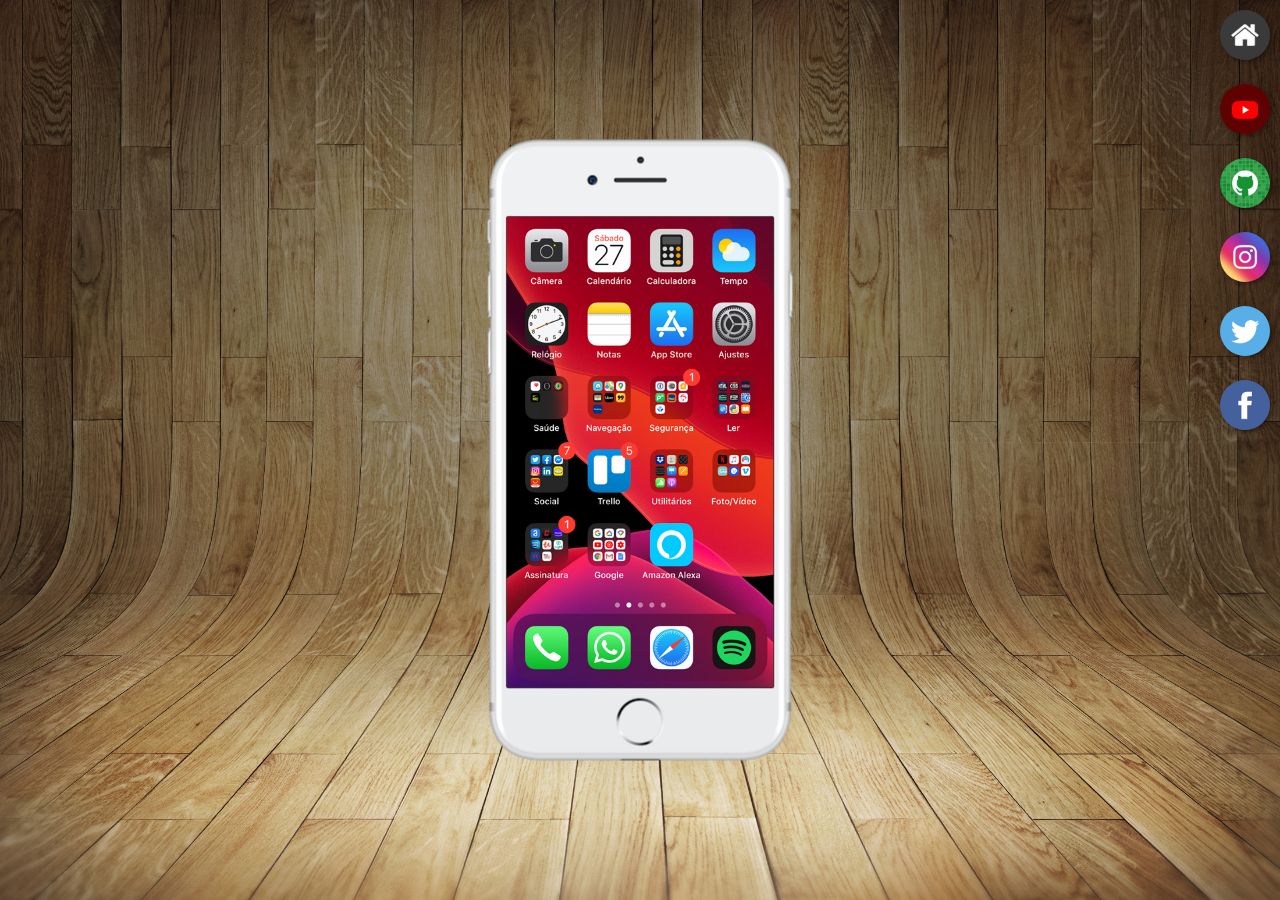
<file: index.html>
<!DOCTYPE html>
<html lang="pt-br">
<head>
    <meta charset="UTF-8">
    <meta name="viewport" content="width=device-width, initial-scale=1.0">
    <title>Projeto Redes Sociais</title>
    <link rel="shortcut icon" href="arquivos/pacote-d013/favicon.ico" type="image/x-icon">
    <link rel="stylesheet" href="estilos/style.css">
</head>
<body>
    <main>
        <section id="telefone">
            <iframe src="home.html" name="tela" id="tela" frameborder="0">
                <p>Seu navegador não é compatível com esta tecnologia.</p>
            </iframe>
        </section>

        <section id="redes-sociais">
            <a href="home.html" target="tela"><img src="arquivos/pacote-d013/imagens/logo-home.jpg" alt="home"></a><br>
            <a href="youtube.html" target="tela"><img src="arquivos/pacote-d013/imagens/logo-youtube.jpg" alt="youtube"></a><br>
            <a href="github.html" target="tela"><img src="arquivos/pacote-d013/imagens/logo-github.jpg" alt="github"></a><br>
            <a href="instagram.html" target="tela"><img src="arquivos/pacote-d013/imagens/logo-instagram.jpg" alt="instagram"></a><br>
            <a href="twitter.html" target="tela"><img src="arquivos/pacote-d013/imagens/logo-twitter.jpg" alt="twitter"></a><br>
            <a href="facebook.html" target="tela"><img src="arquivos/pacote-d013/imagens/logo-facebook.jpg" alt="facebook"></a><br>
            
        </section>
    </main>
</body>
</html>
</file>
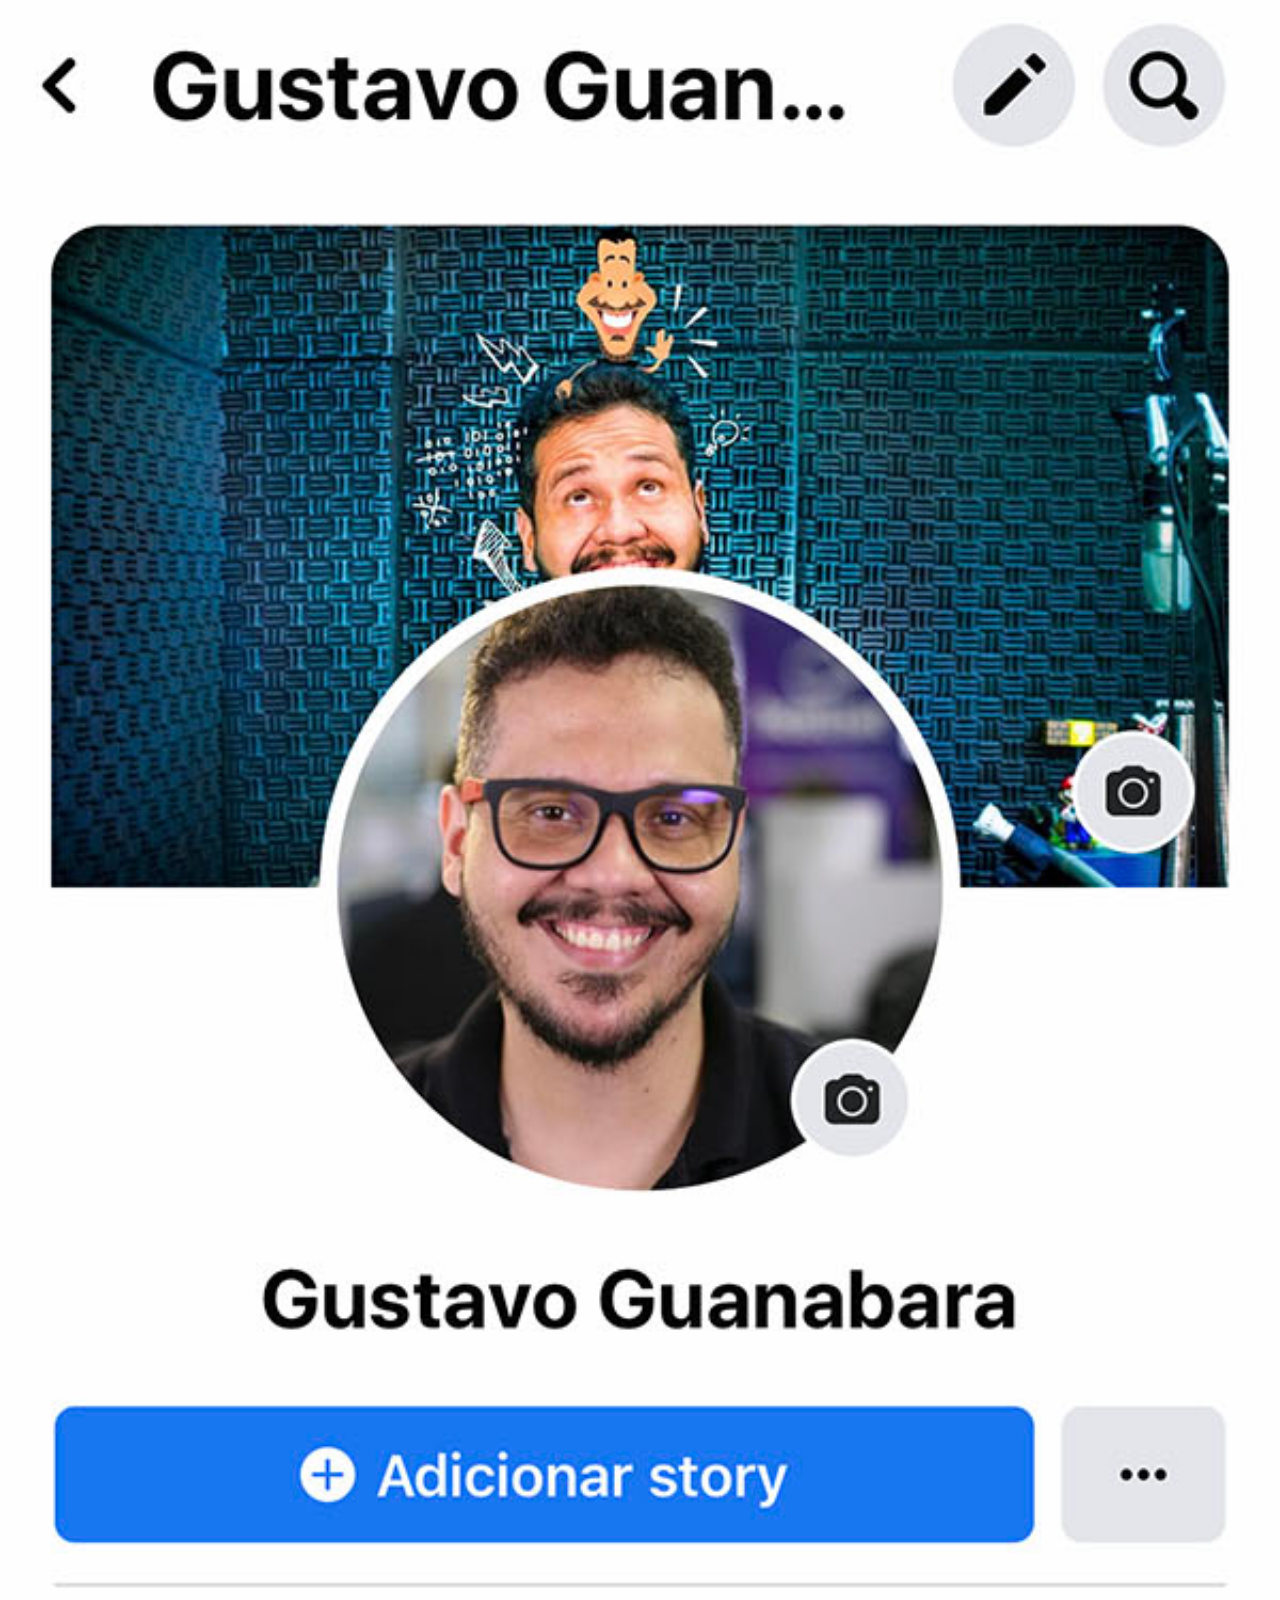
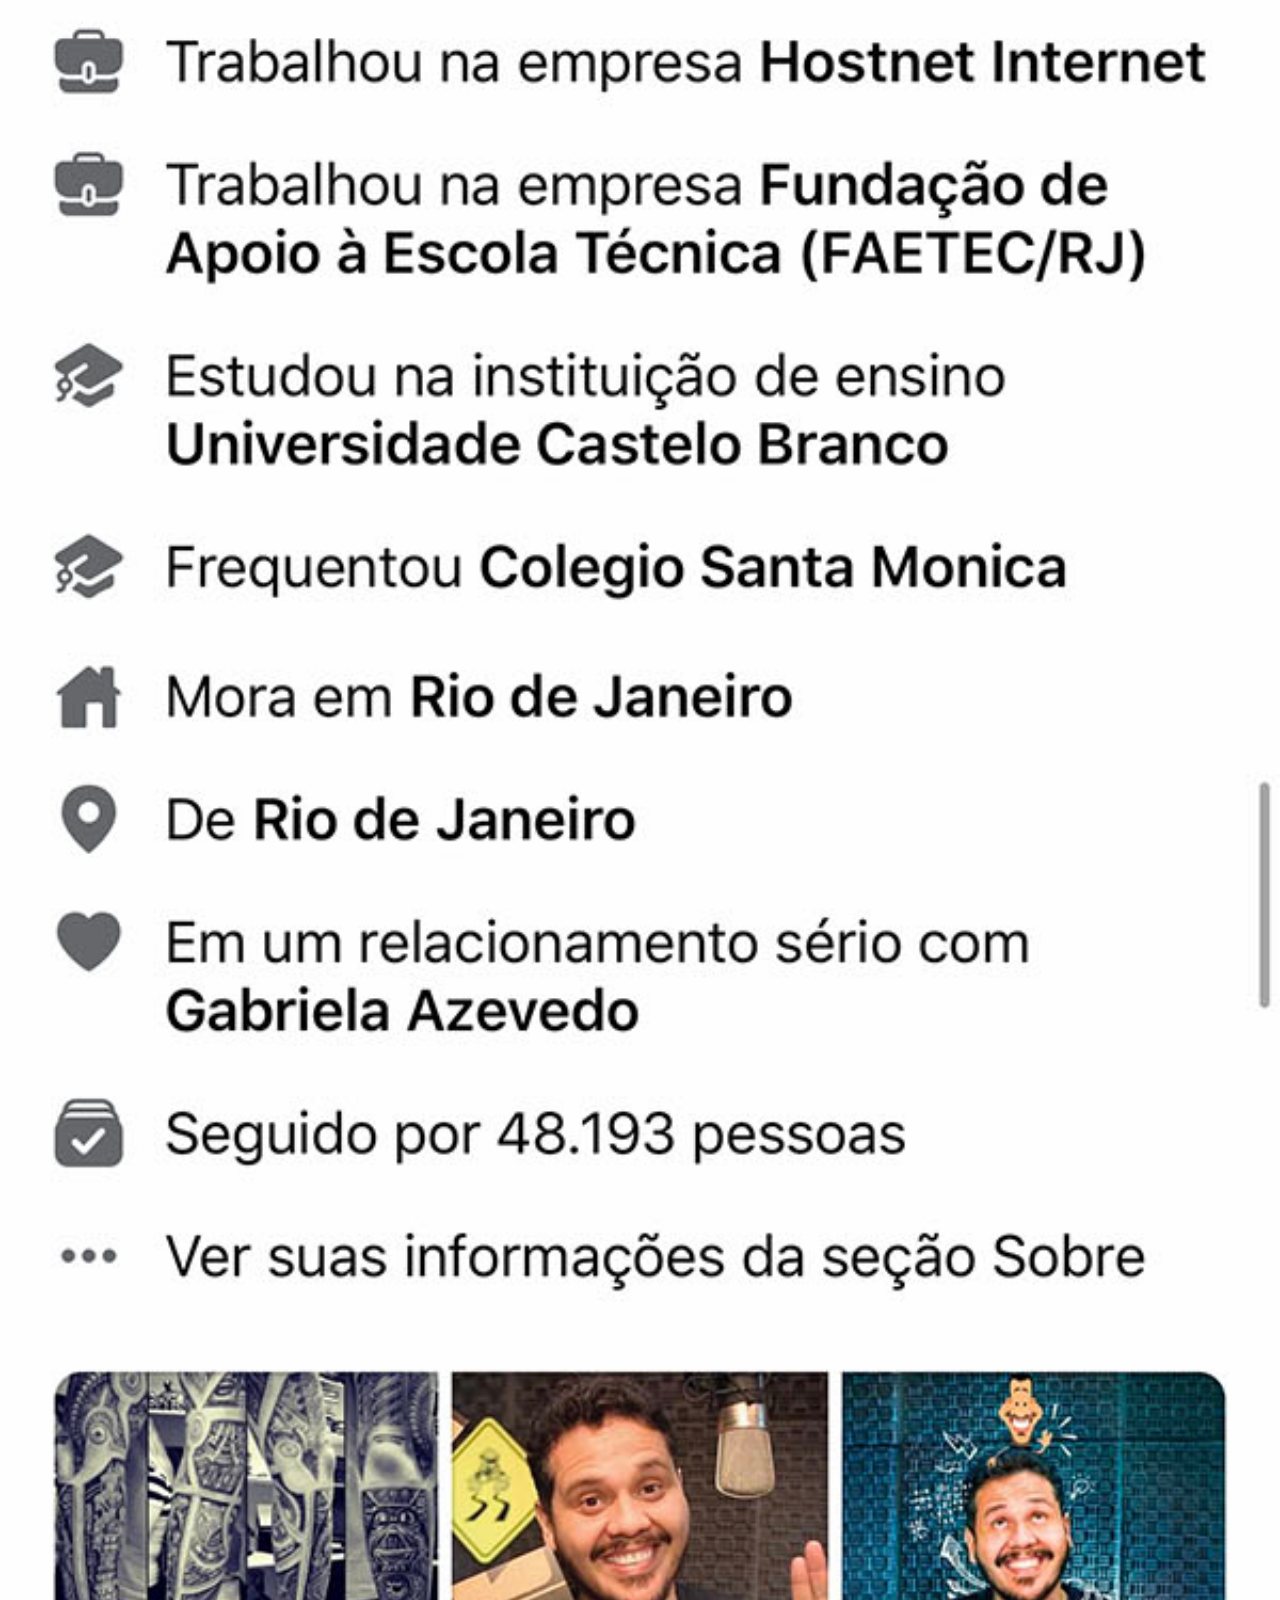
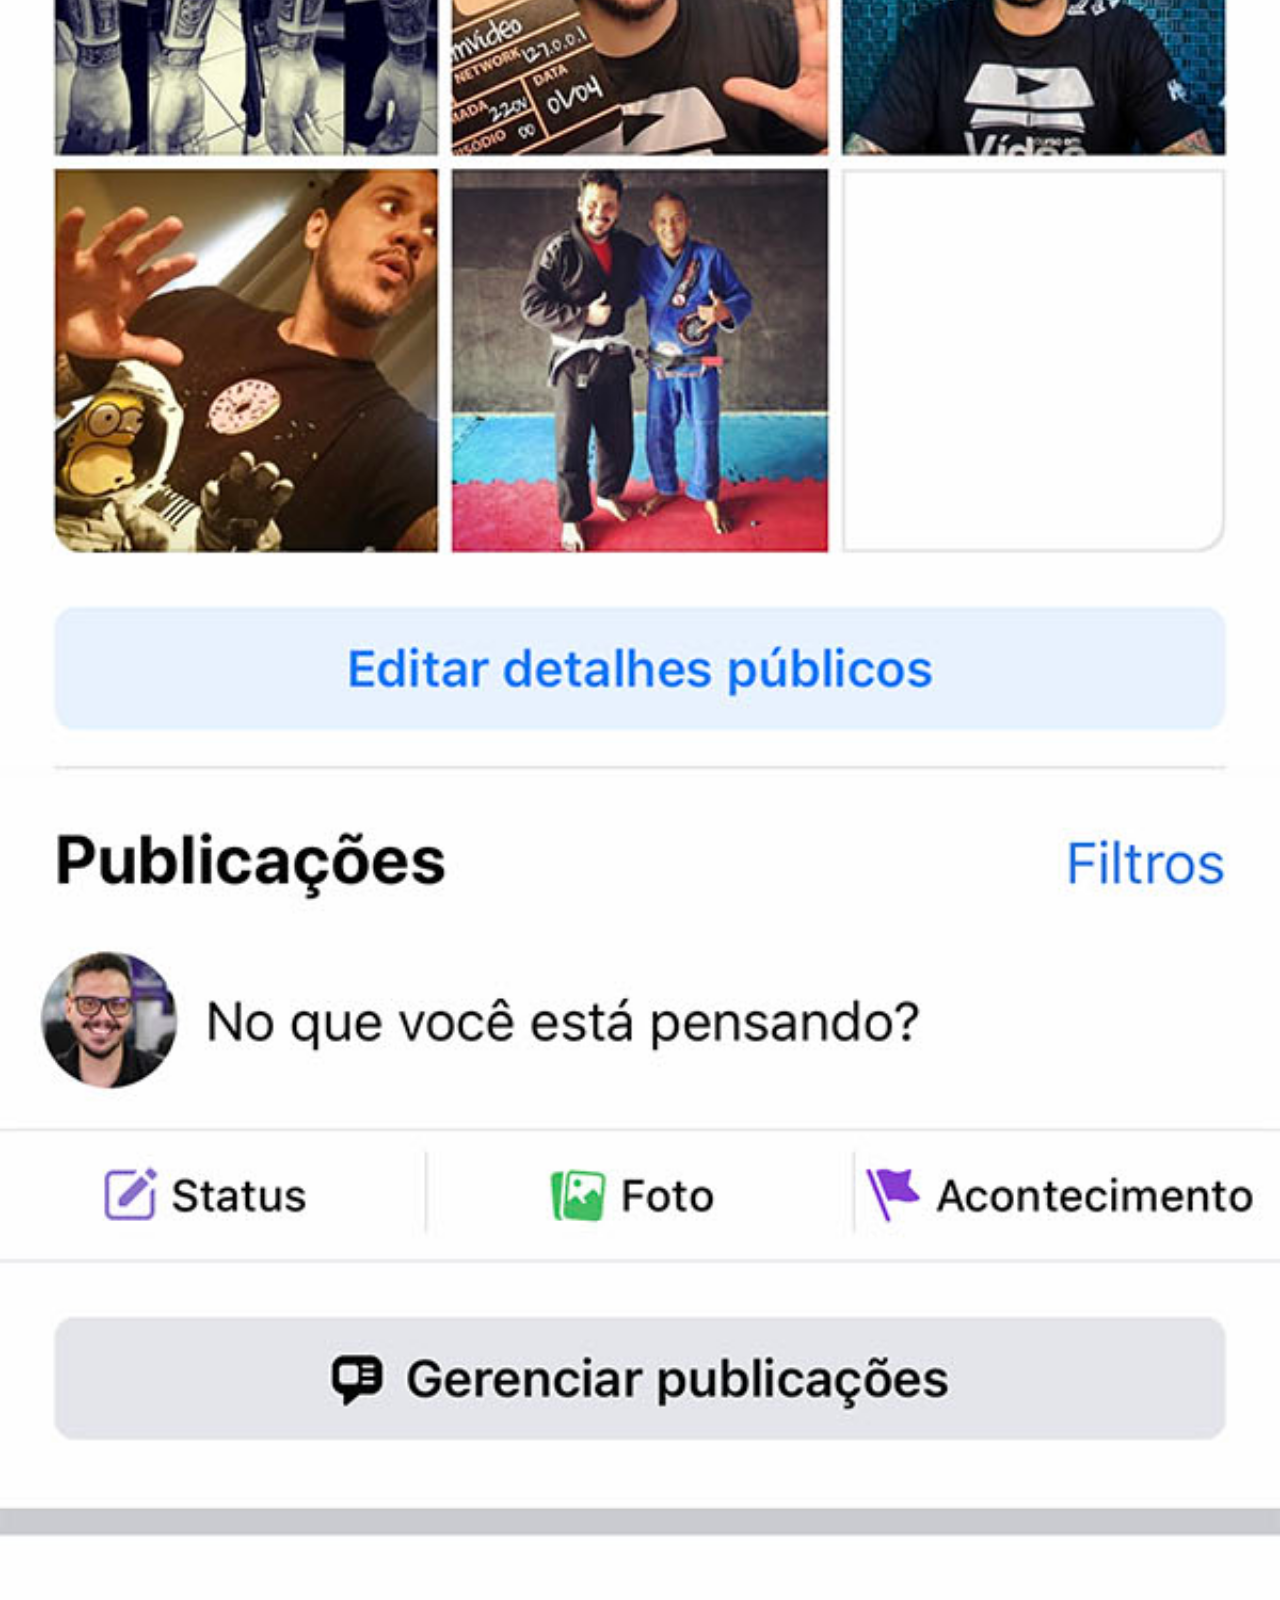
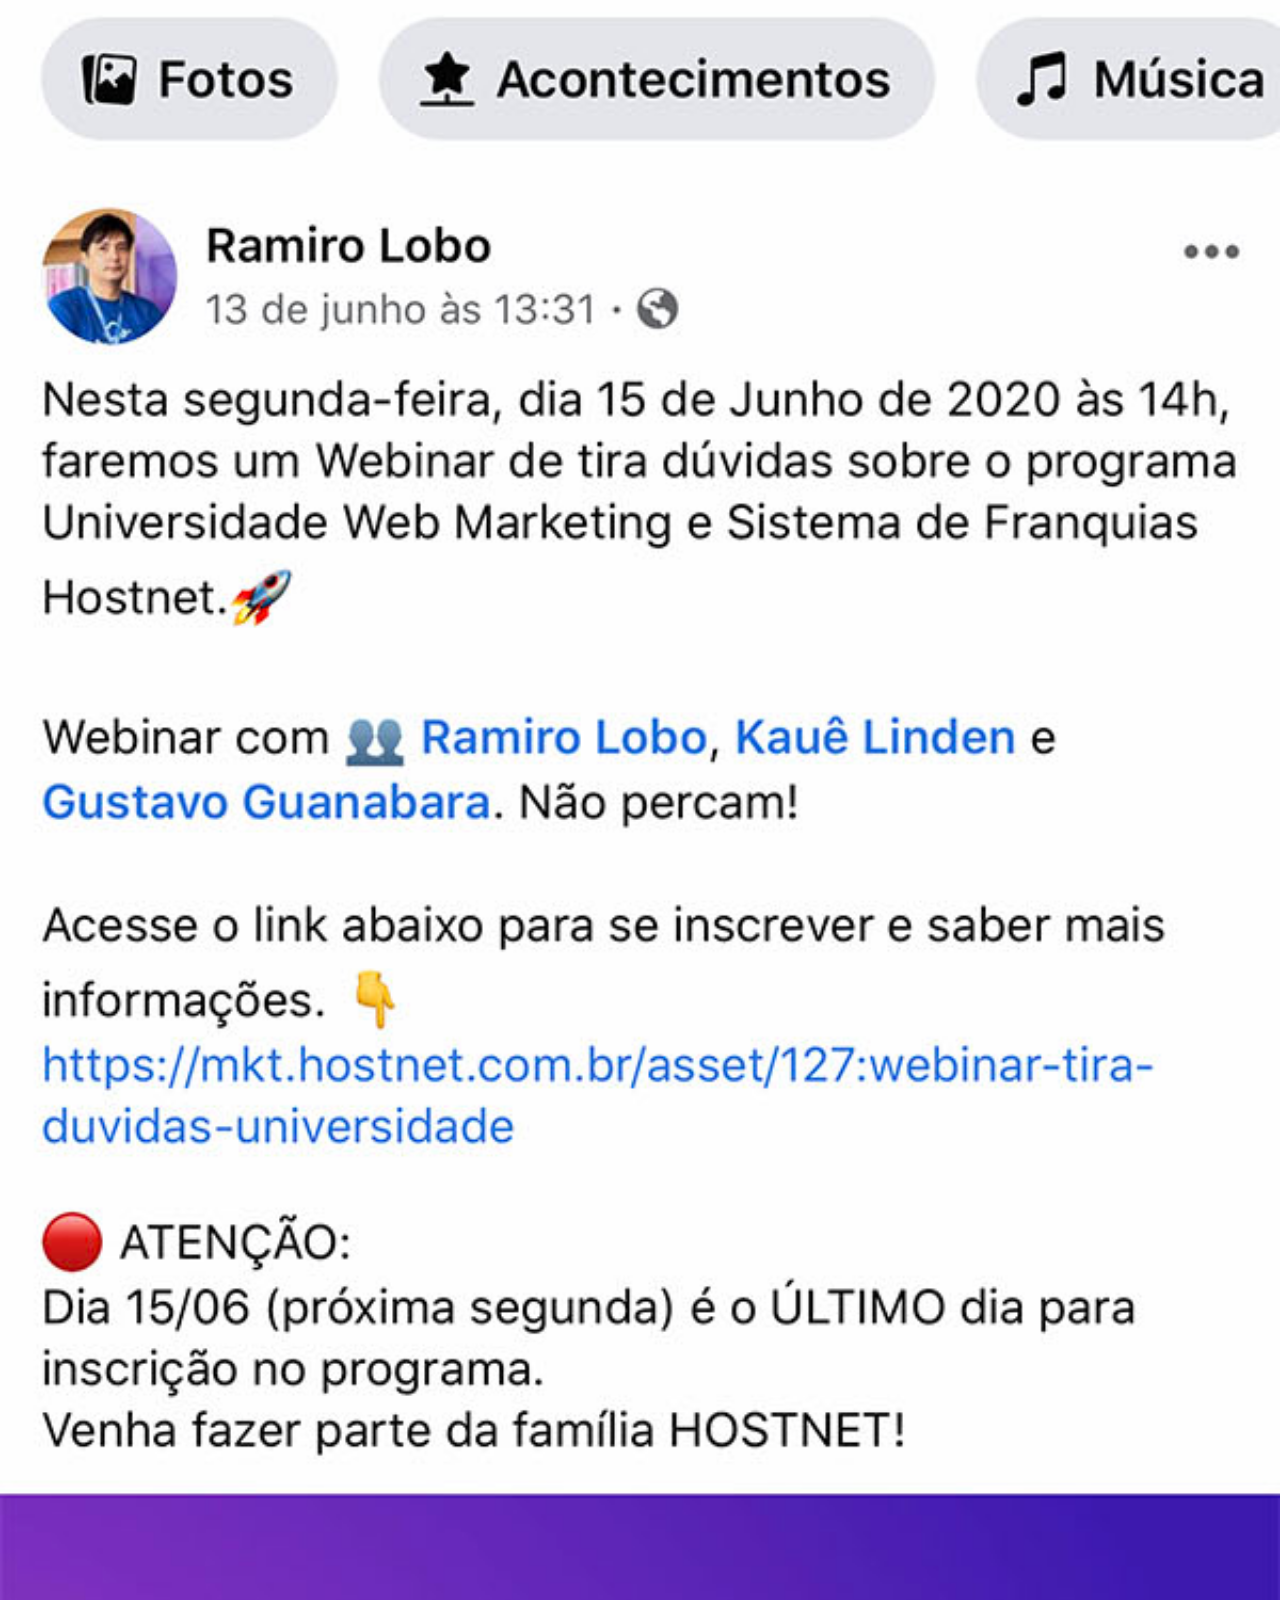
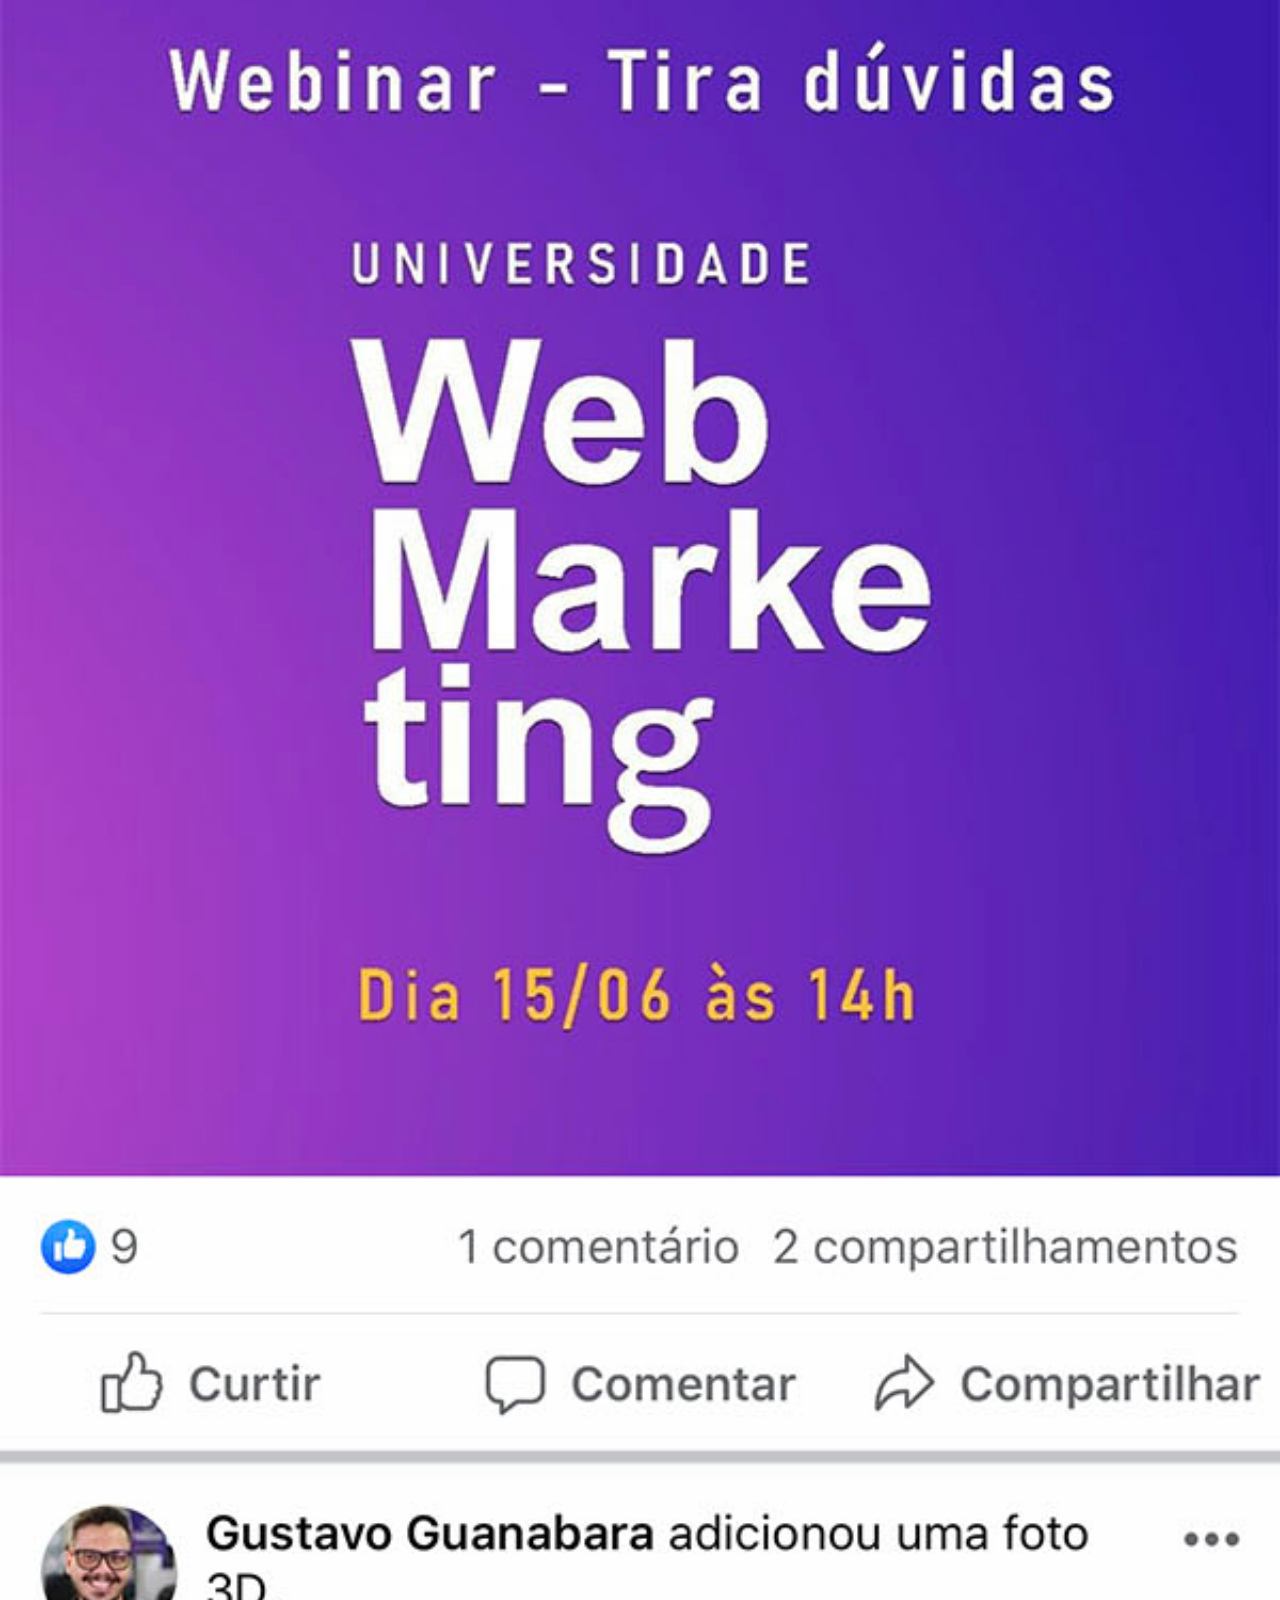
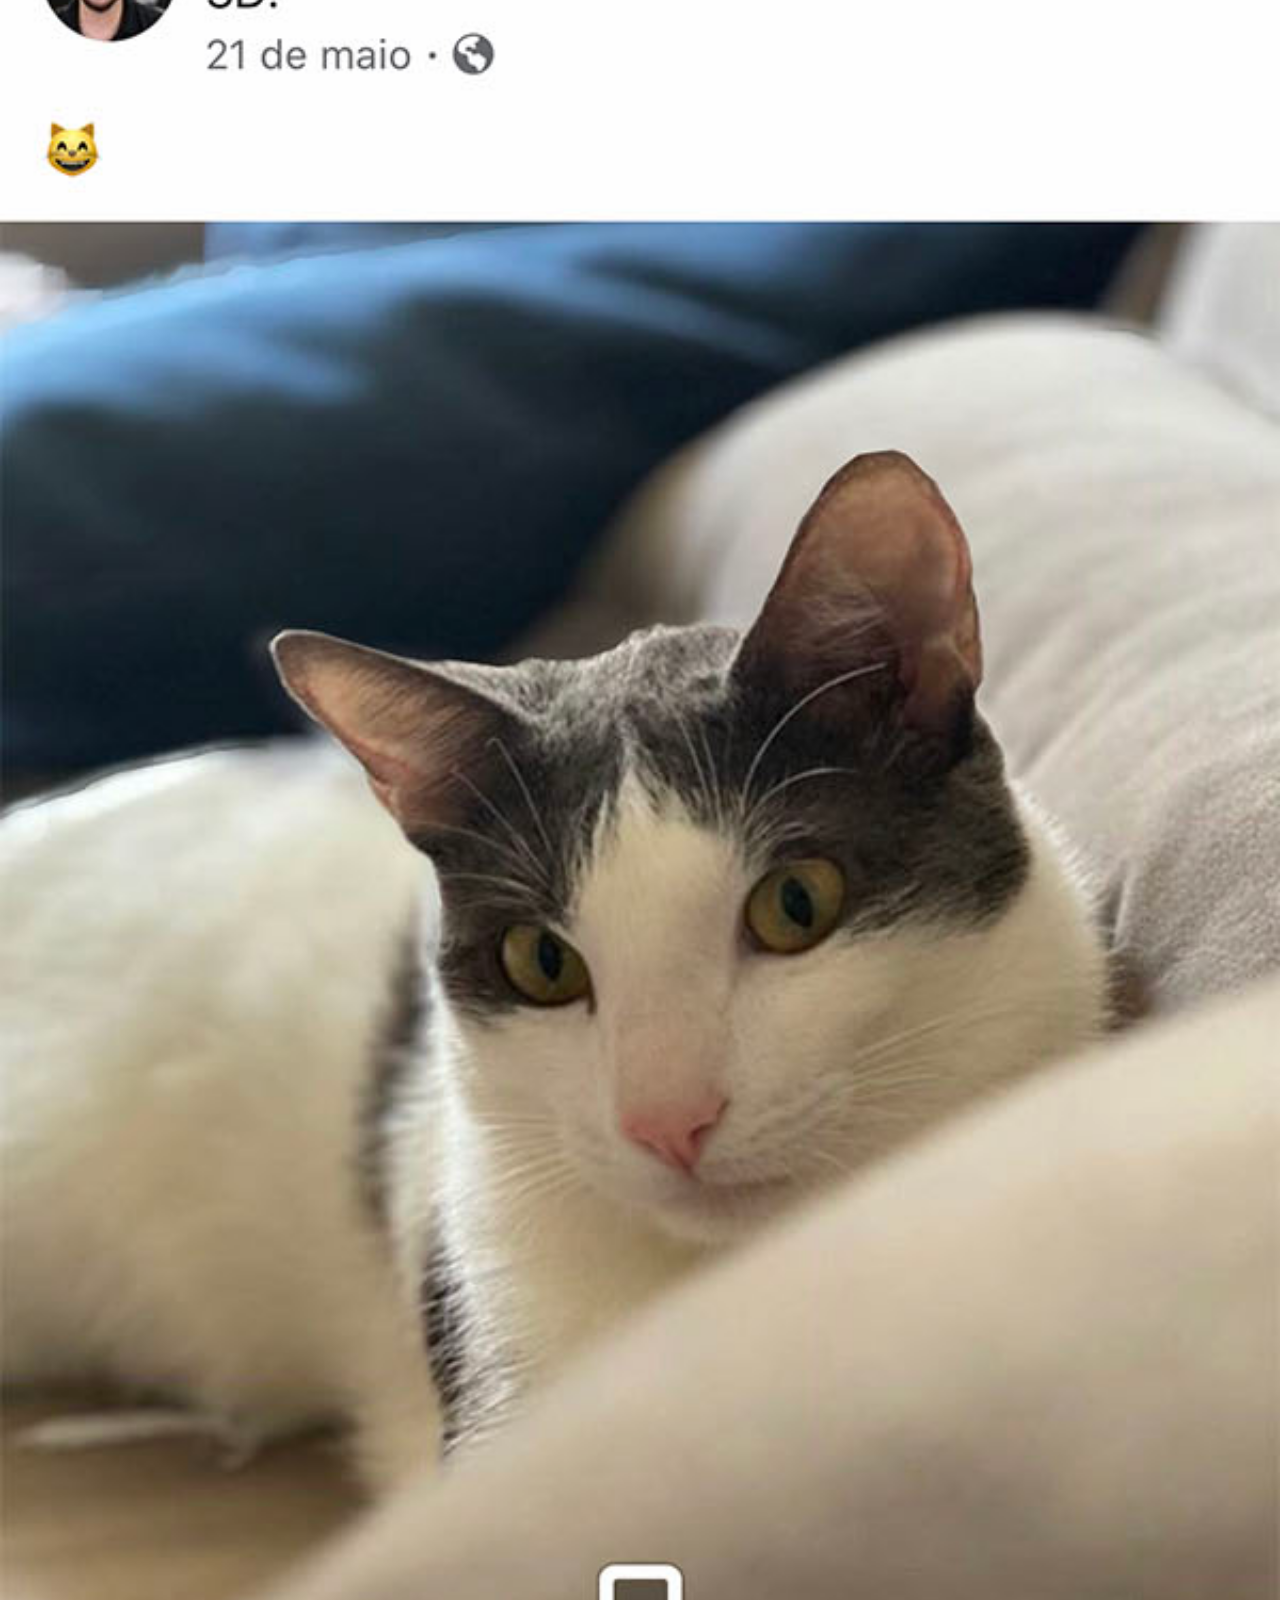
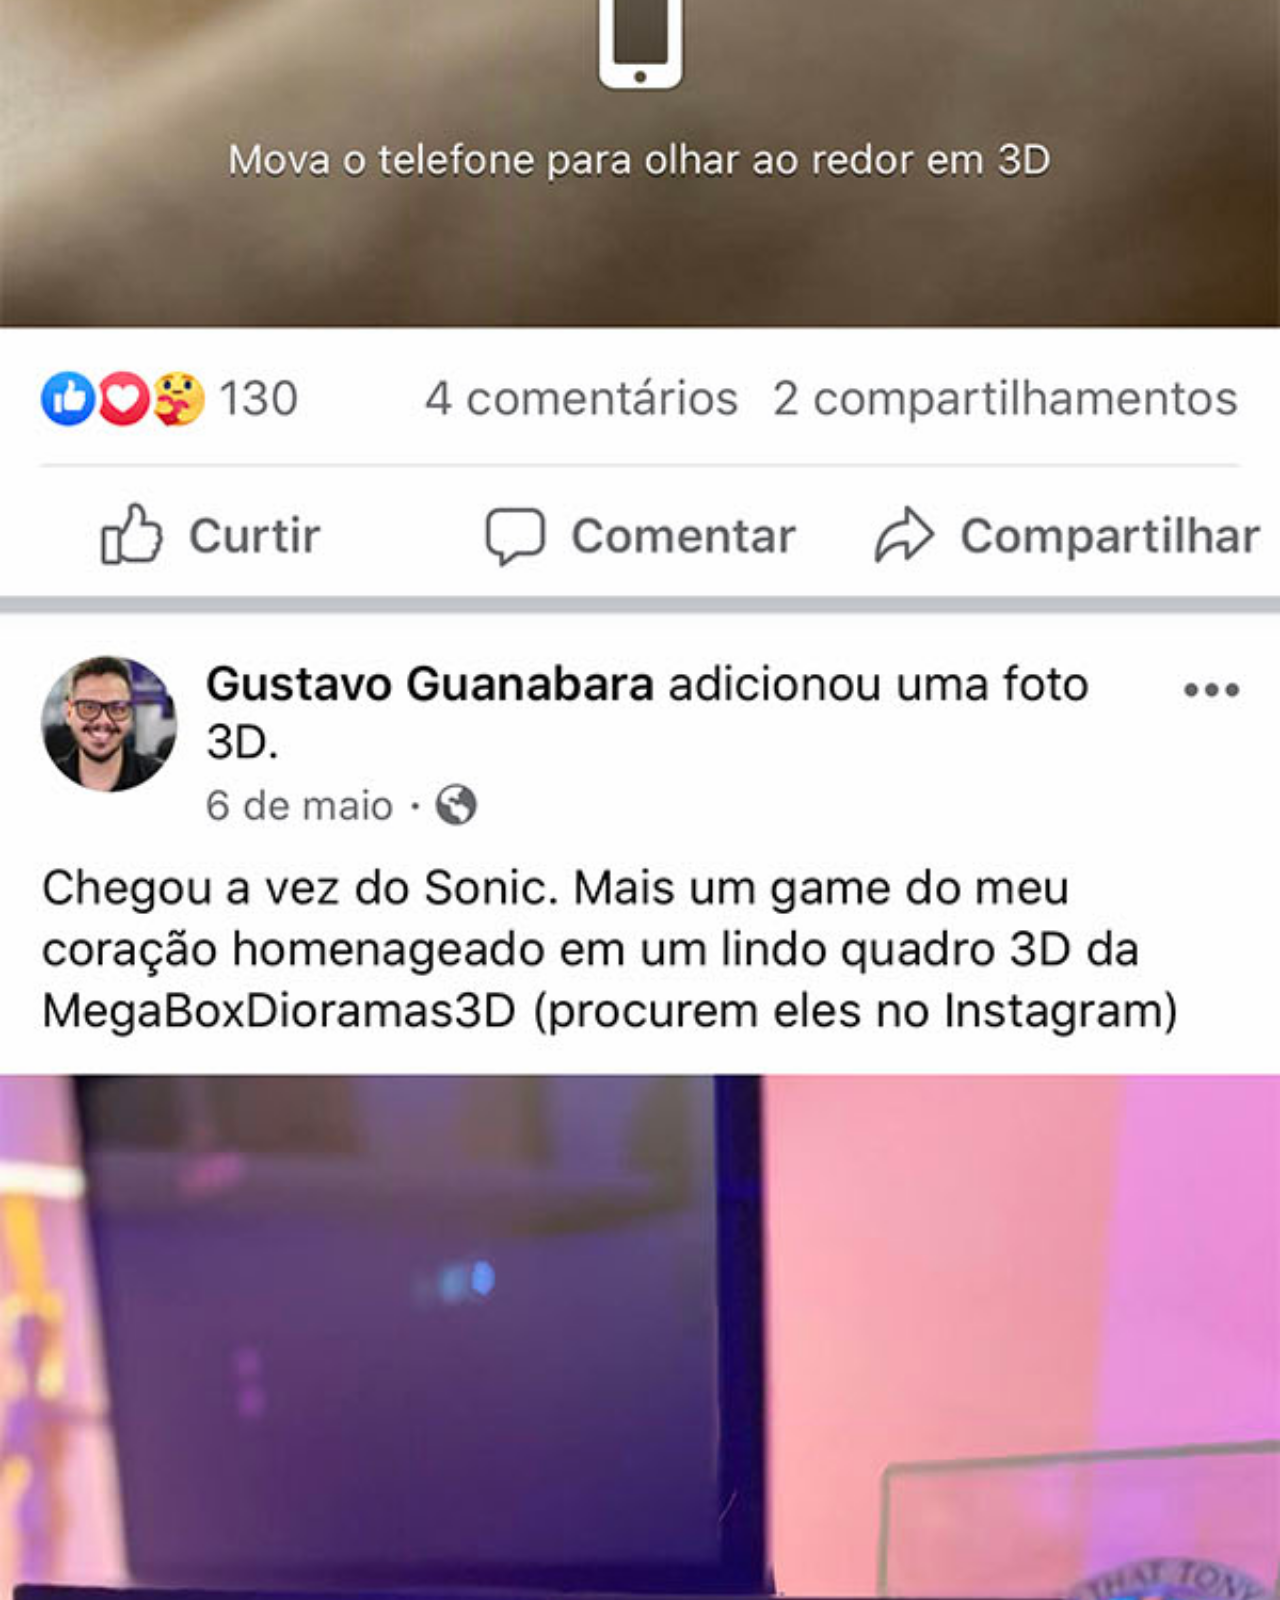
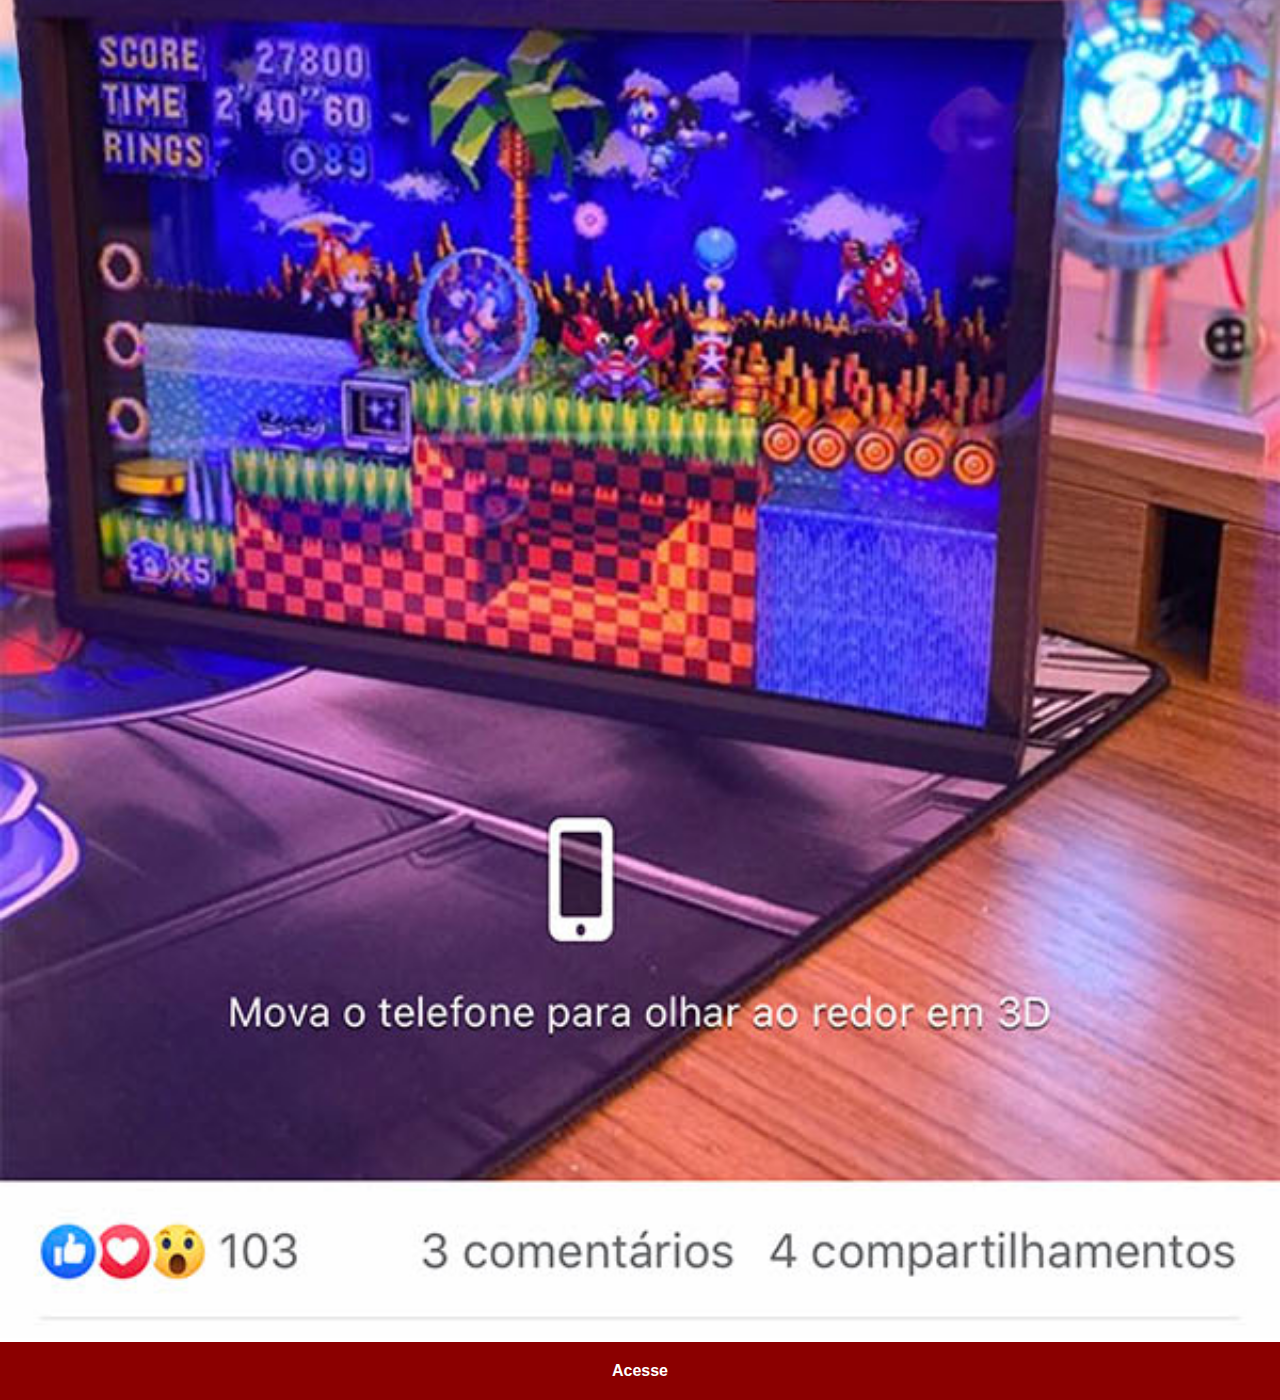
<file: facebook.html>
<!DOCTYPE html>
<html lang="pt-br">
<head>
    <meta charset="UTF-8">
    <meta name="viewport" content="width=device-width, initial-scale=1.0">
    <title>Facebook</title>
    <link rel="stylesheet" href="estilos/social.css">
</head>
<body>
    <img src="arquivos/pacote-d013/imagens/tela-facebook.jpg" alt="facebook">

    <a href="https://www.facebook.com/gustavoguanabara/?locale=pt_PT" target="_blank">Acesse</a>
</body>
</html>
</file>
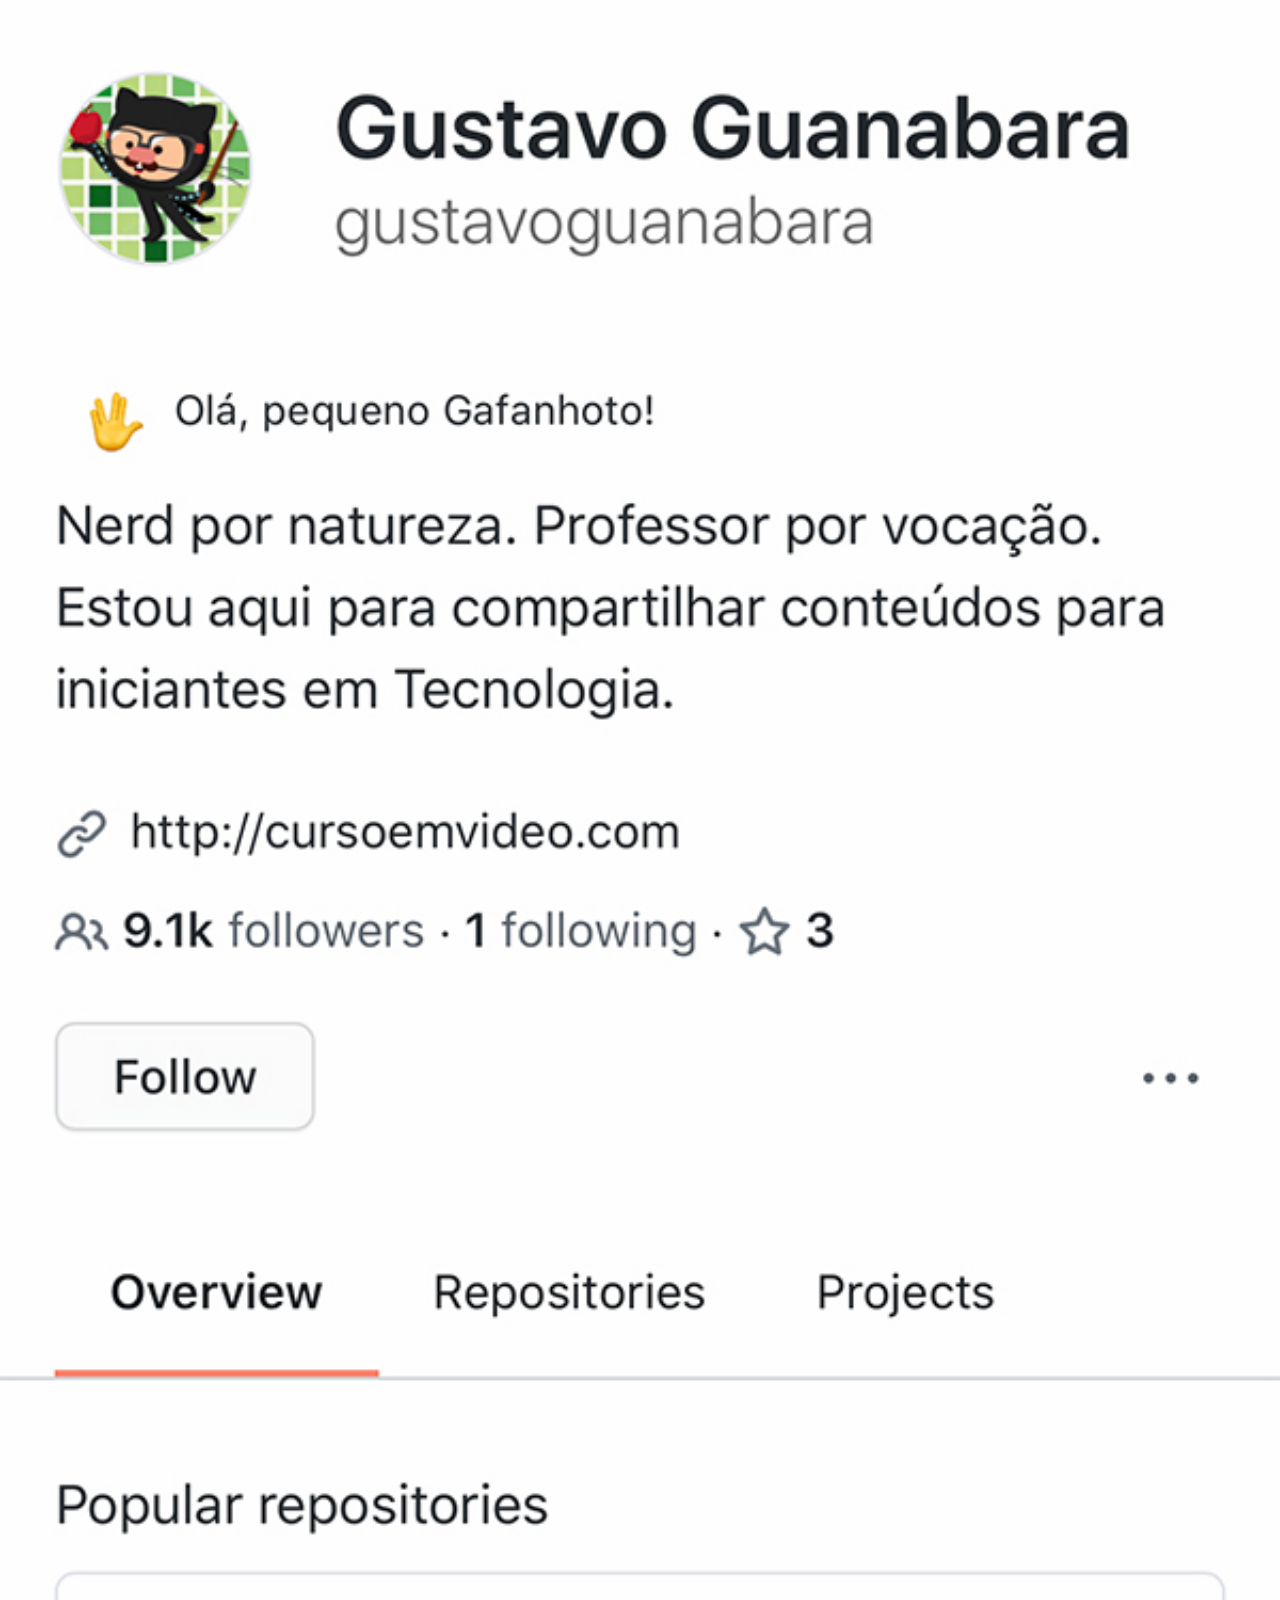
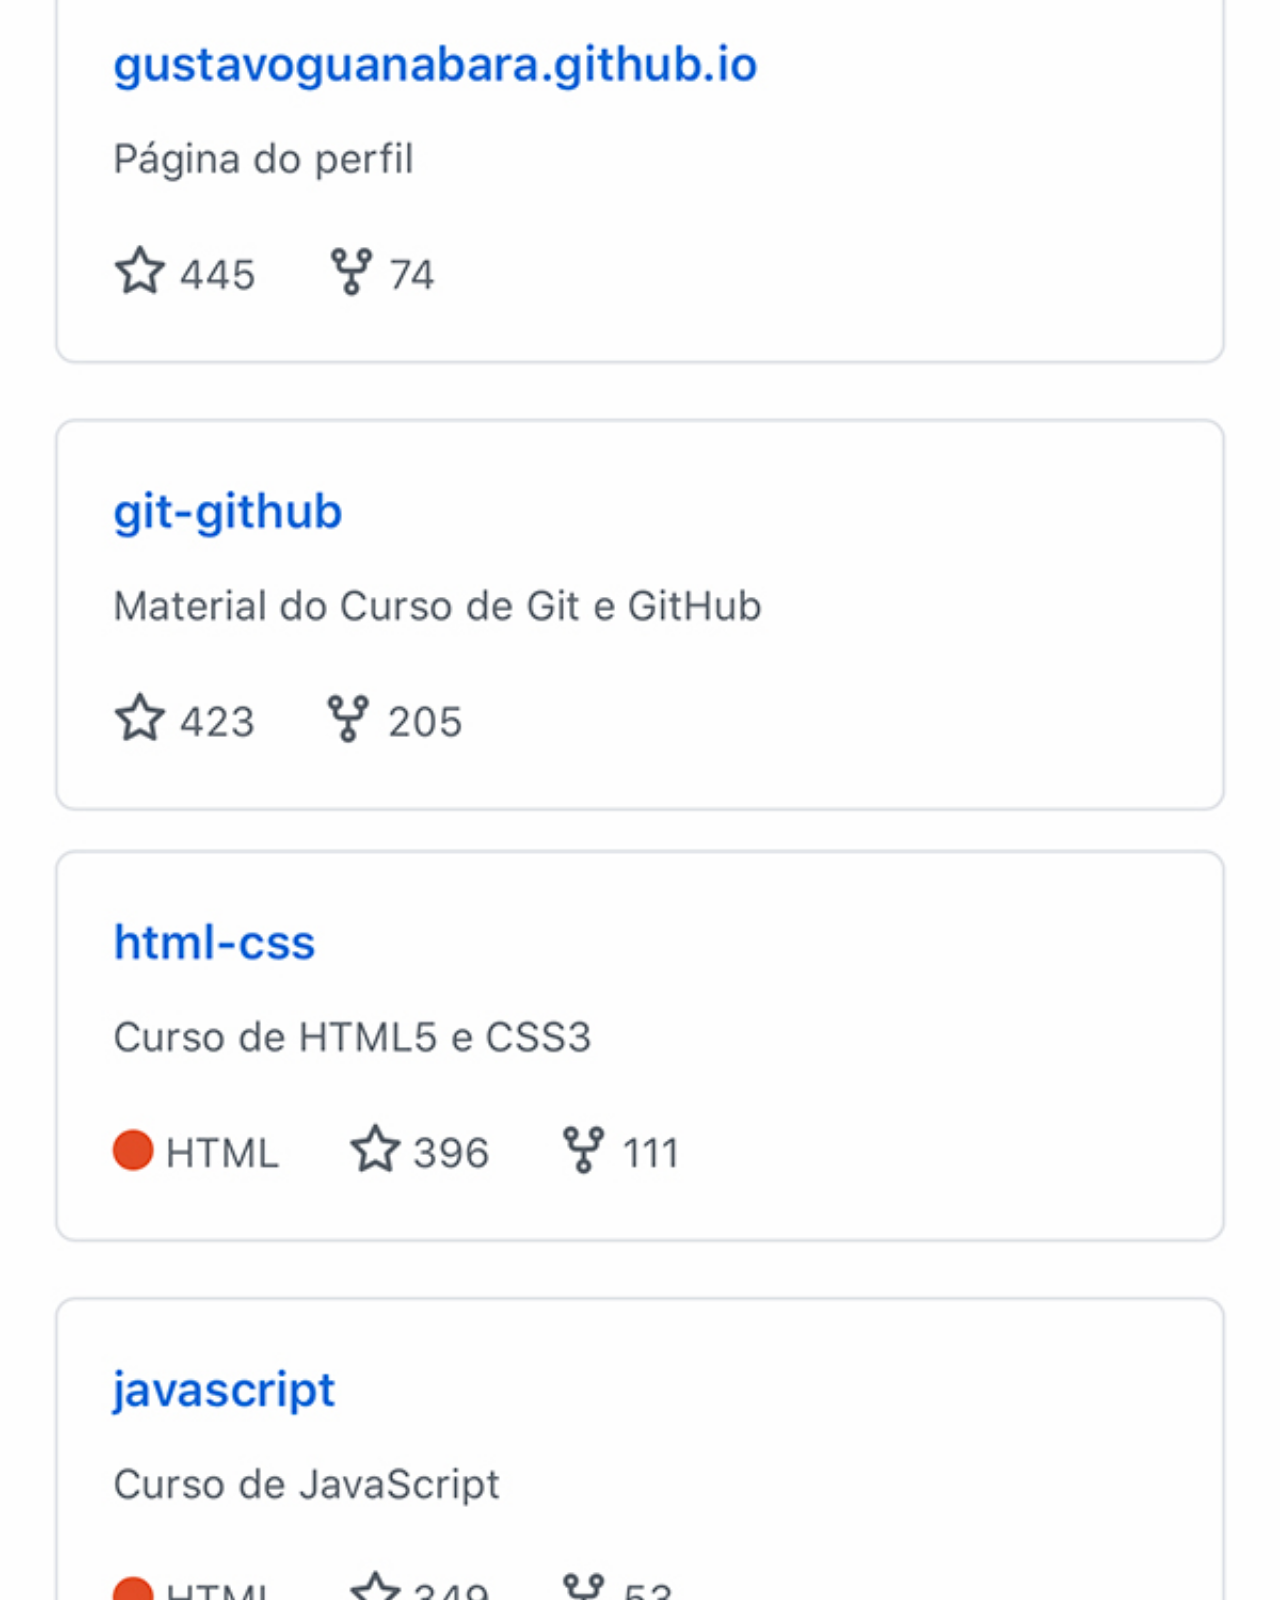
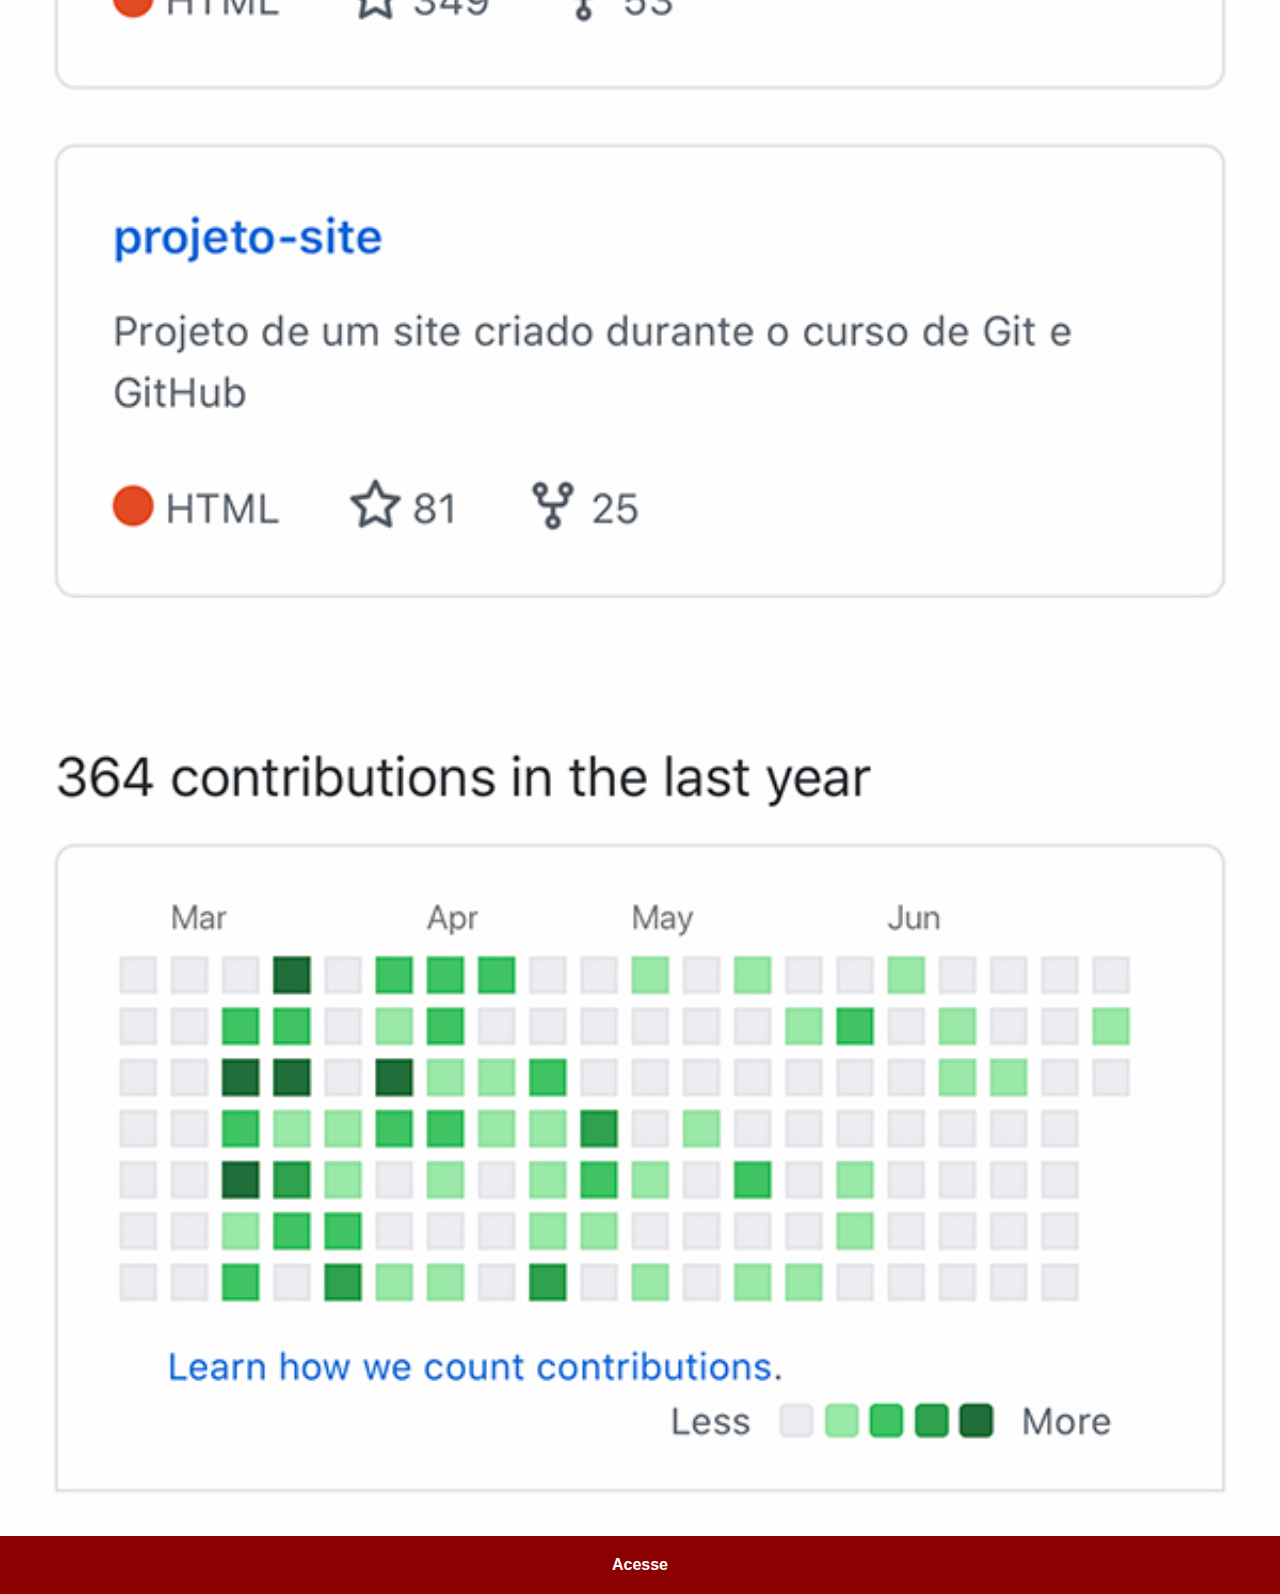
<file: github.html>
<!DOCTYPE html>
<html lang="en">
<head>
    <meta charset="UTF-8">
    <meta name="viewport" content="width=device-width, initial-scale=1.0">
    <title>Github</title>

    <link rel="stylesheet" href="estilos/social.css">
</head>
<body>
    <img src="arquivos/pacote-d013/imagens/tela-github.jpg" alt="">
    <a href="https://github.com/gustavoguanabara" target="_blank">Acesse</a>
</body>
</html>
</file>
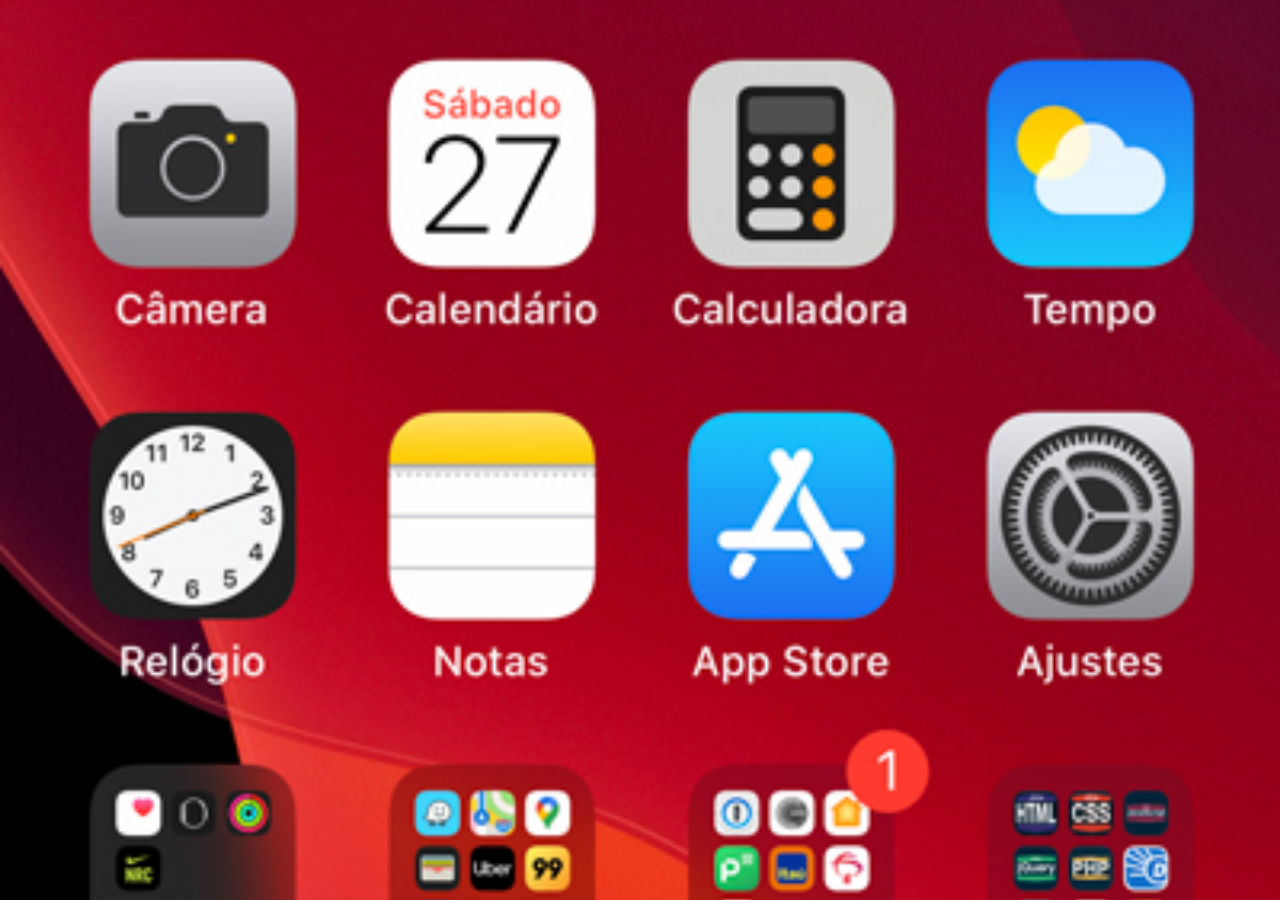
<file: home.html>
<!DOCTYPE html>
<html lang="pt-Br">
<head>
    <meta charset="UTF-8">
    <meta name="viewport" content="width=device-width, initial-scale=1.0">
    <title>Home</title>
    <style>
        * {
            margin: 0;
            padding: 0;
        }

        body{
            height: 100vh;
            width: 100vw;
            background: black url(arquivos/pacote-d013/imagens/tela-home.jpg) no-repeat top center;
            background-size: cover; /*Para cobrir todo o iframe*/

        }
    </style>
</head>
<body>
    
</body>
</html>
</file>
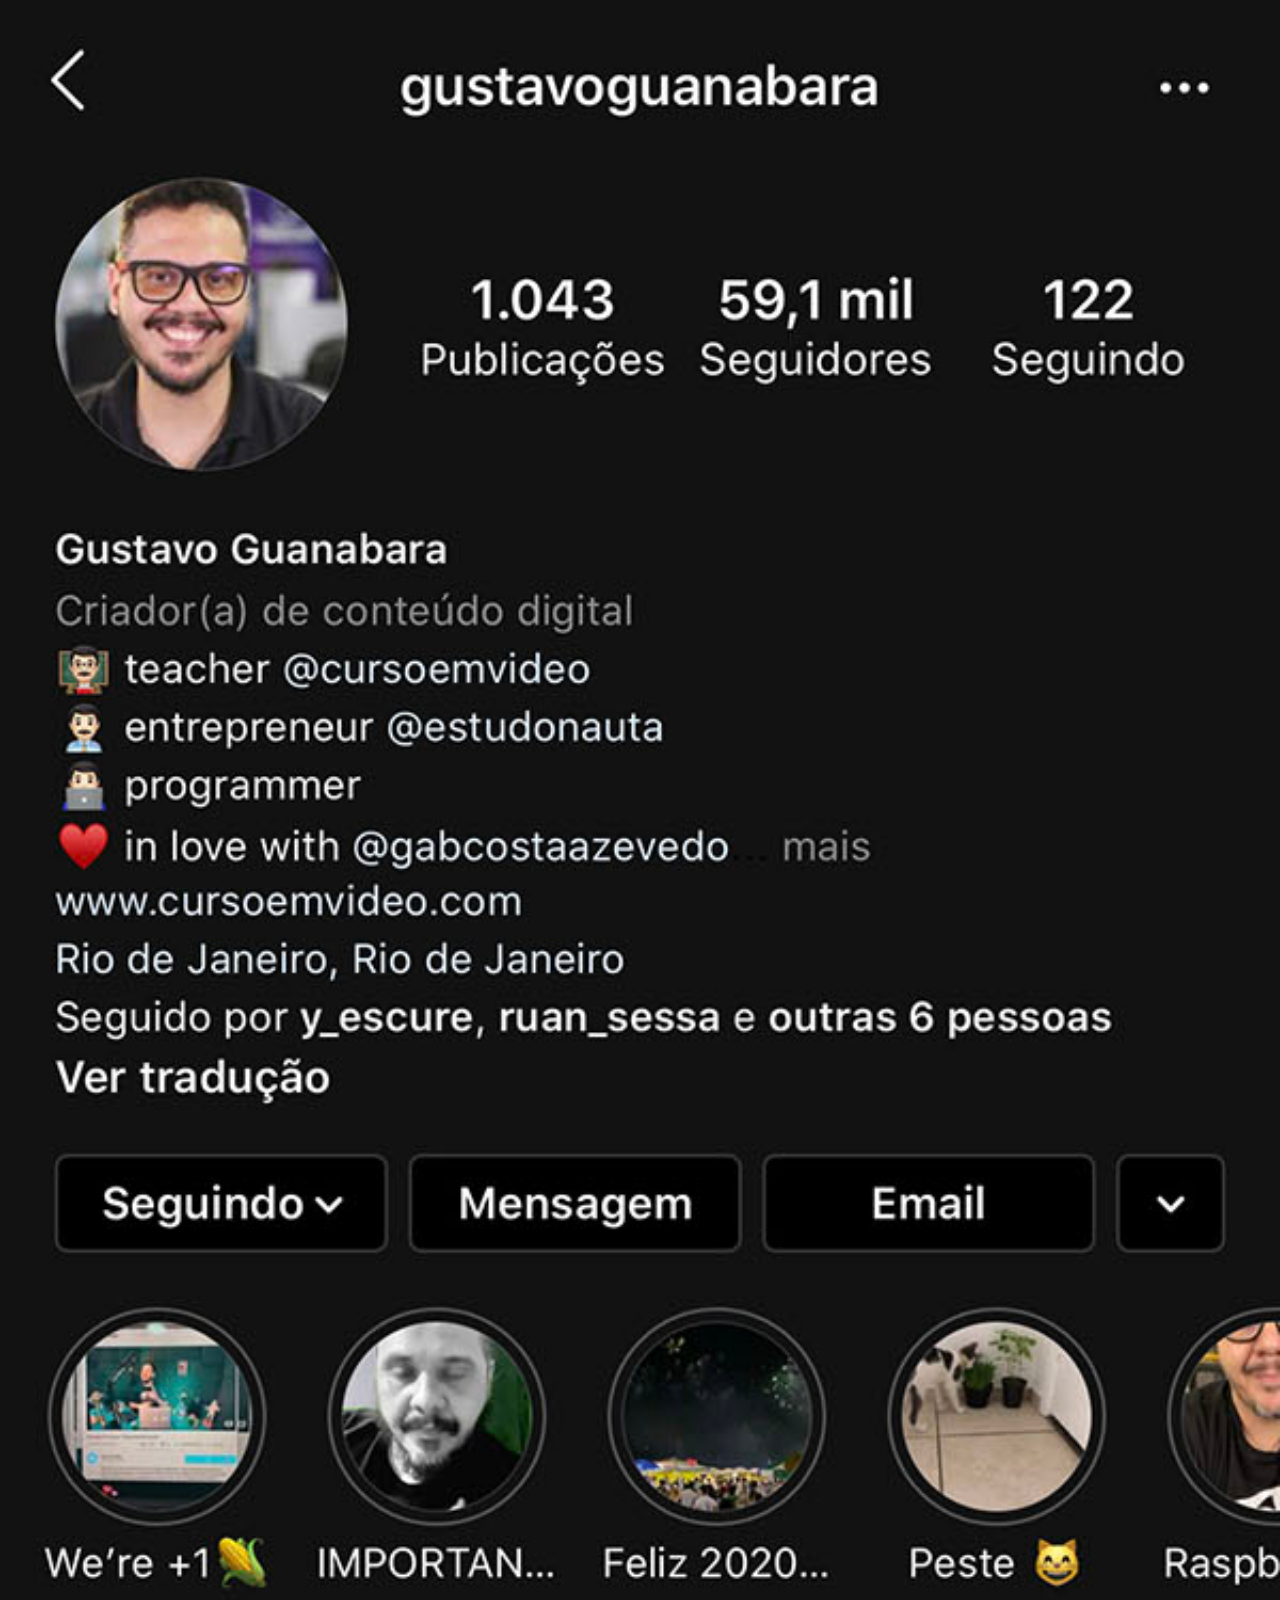
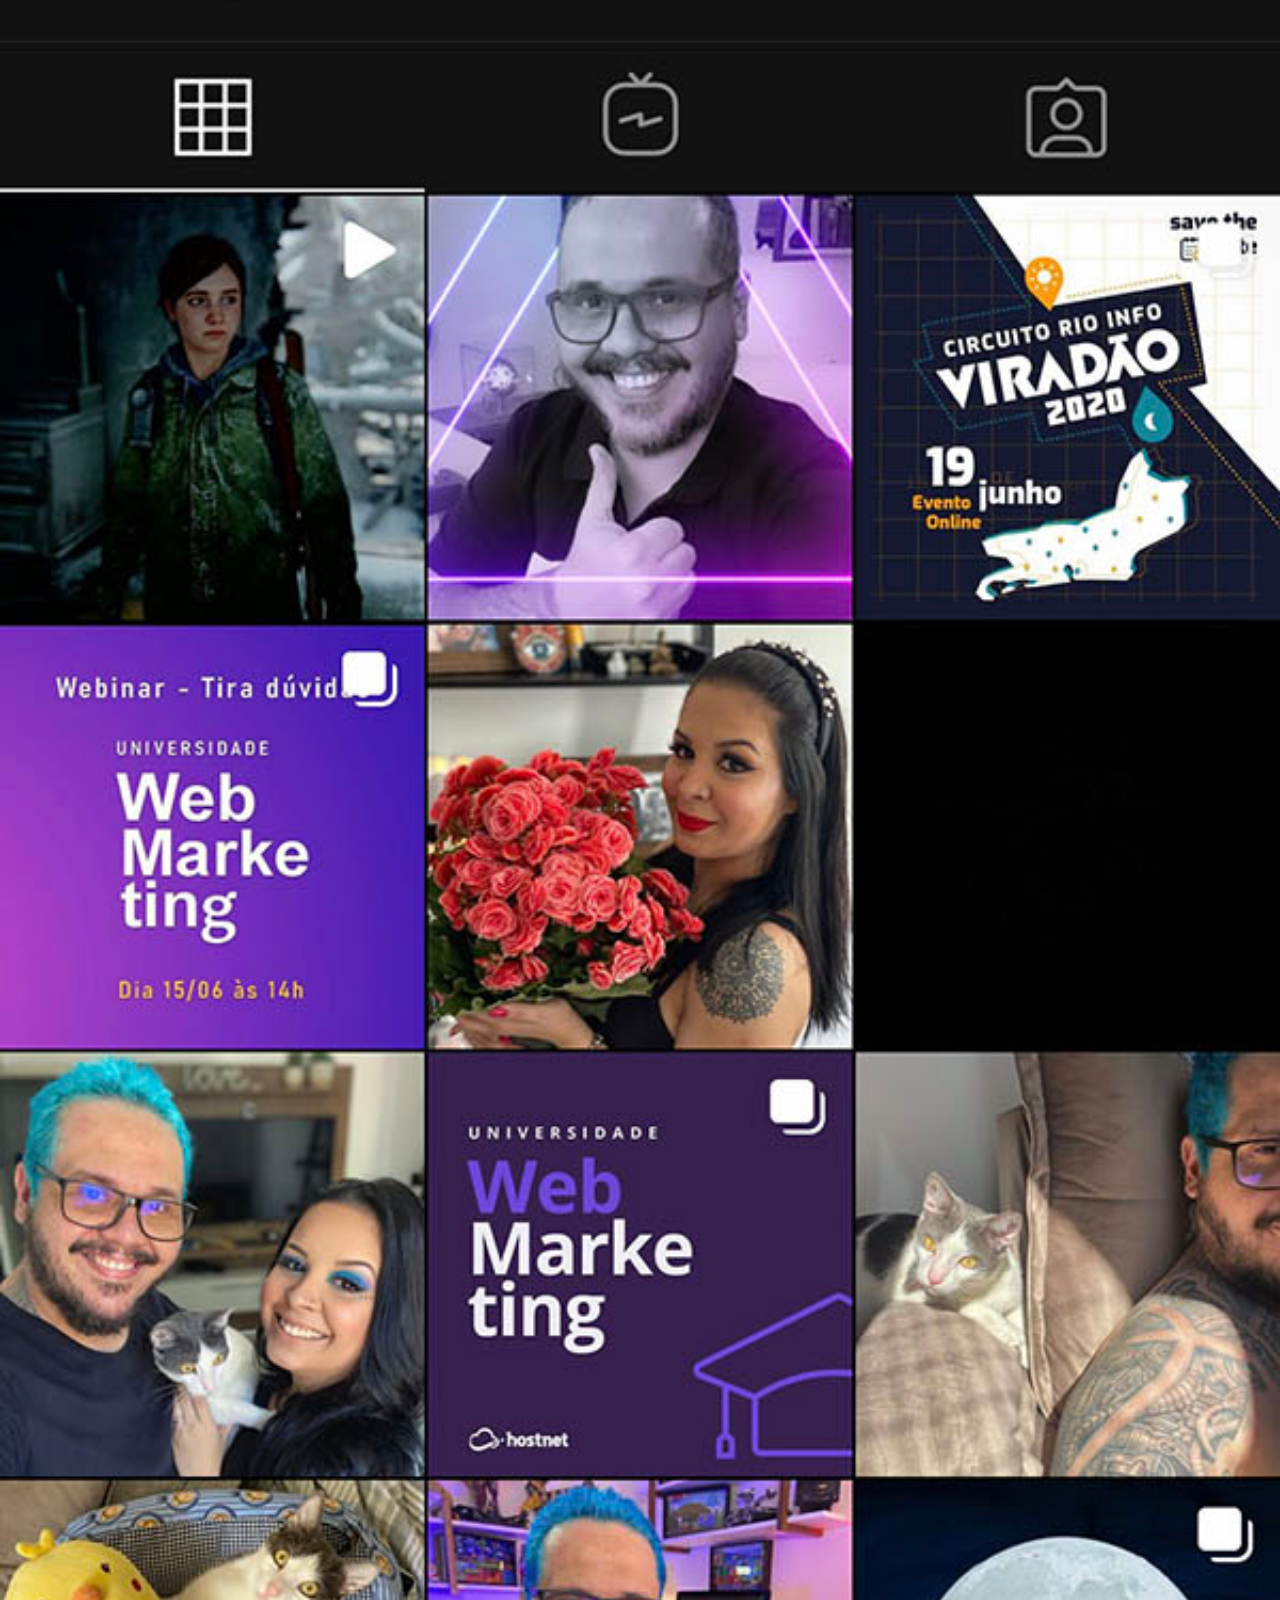
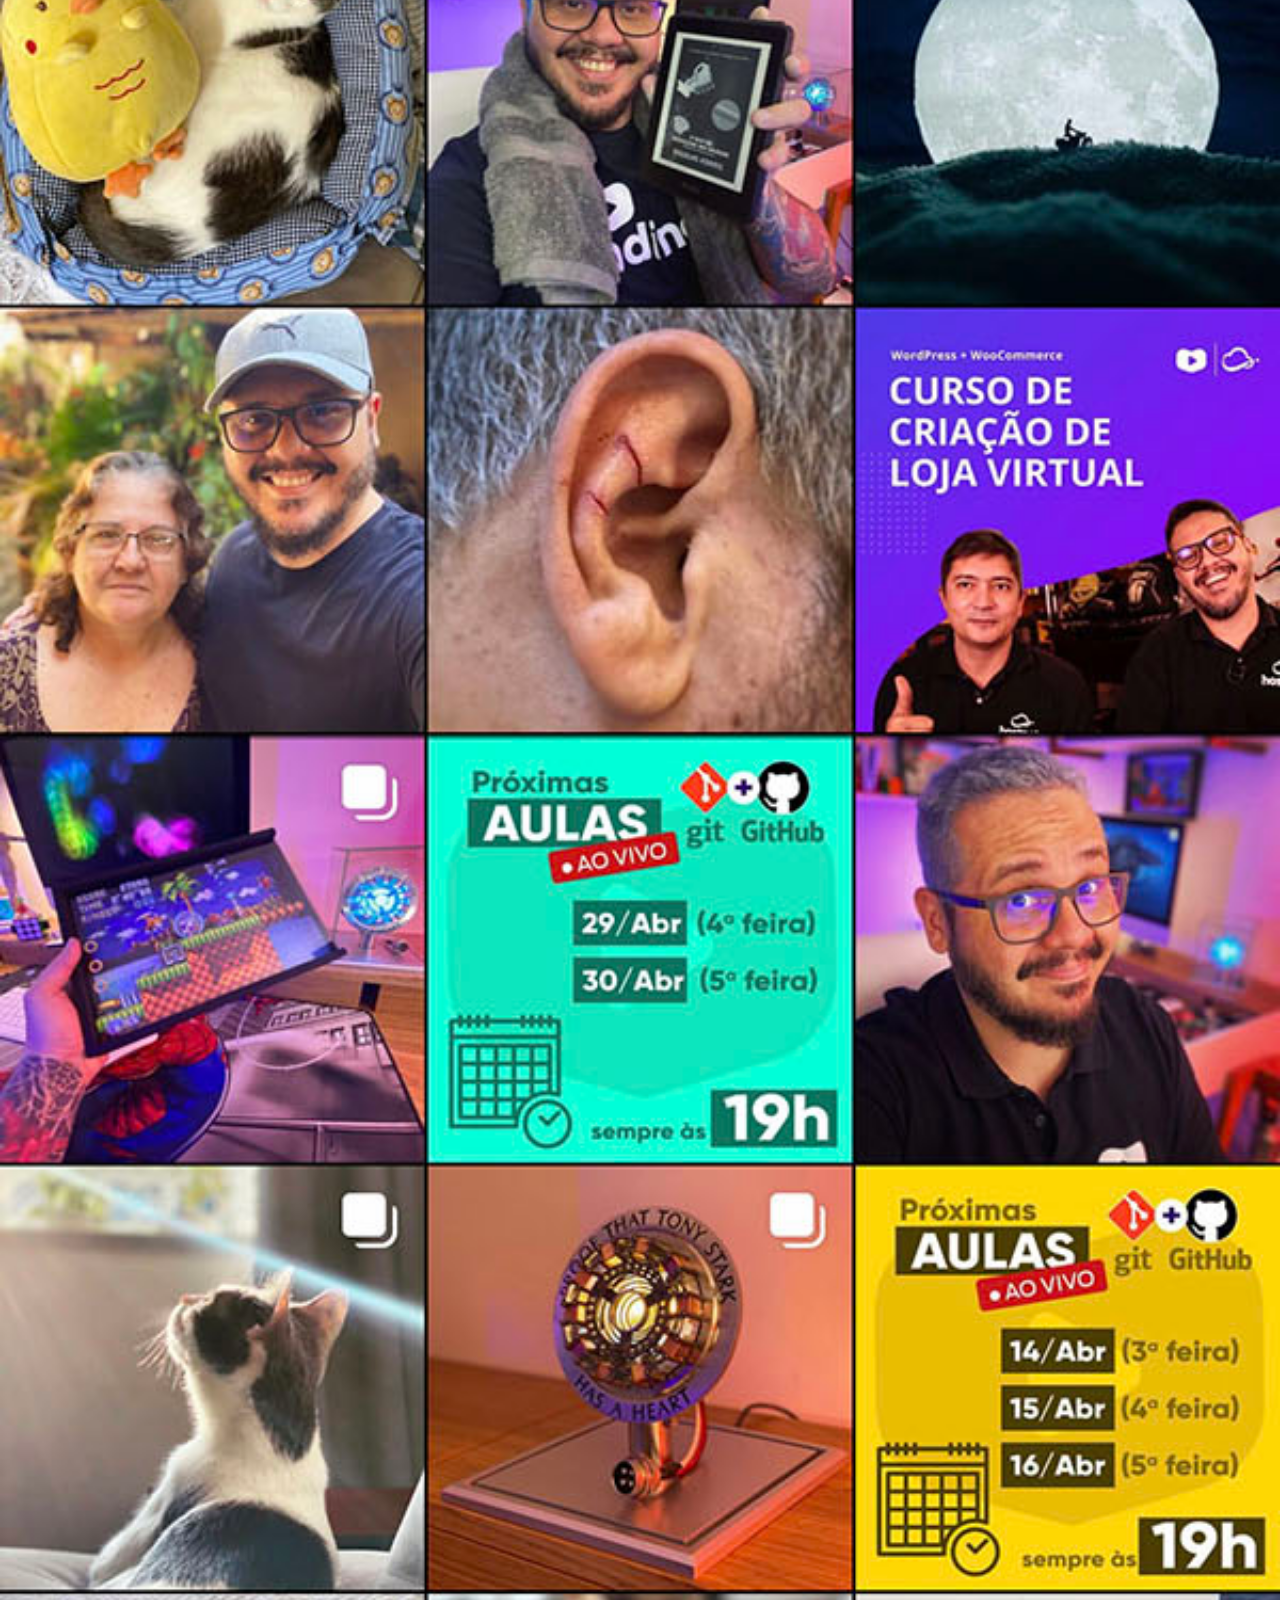
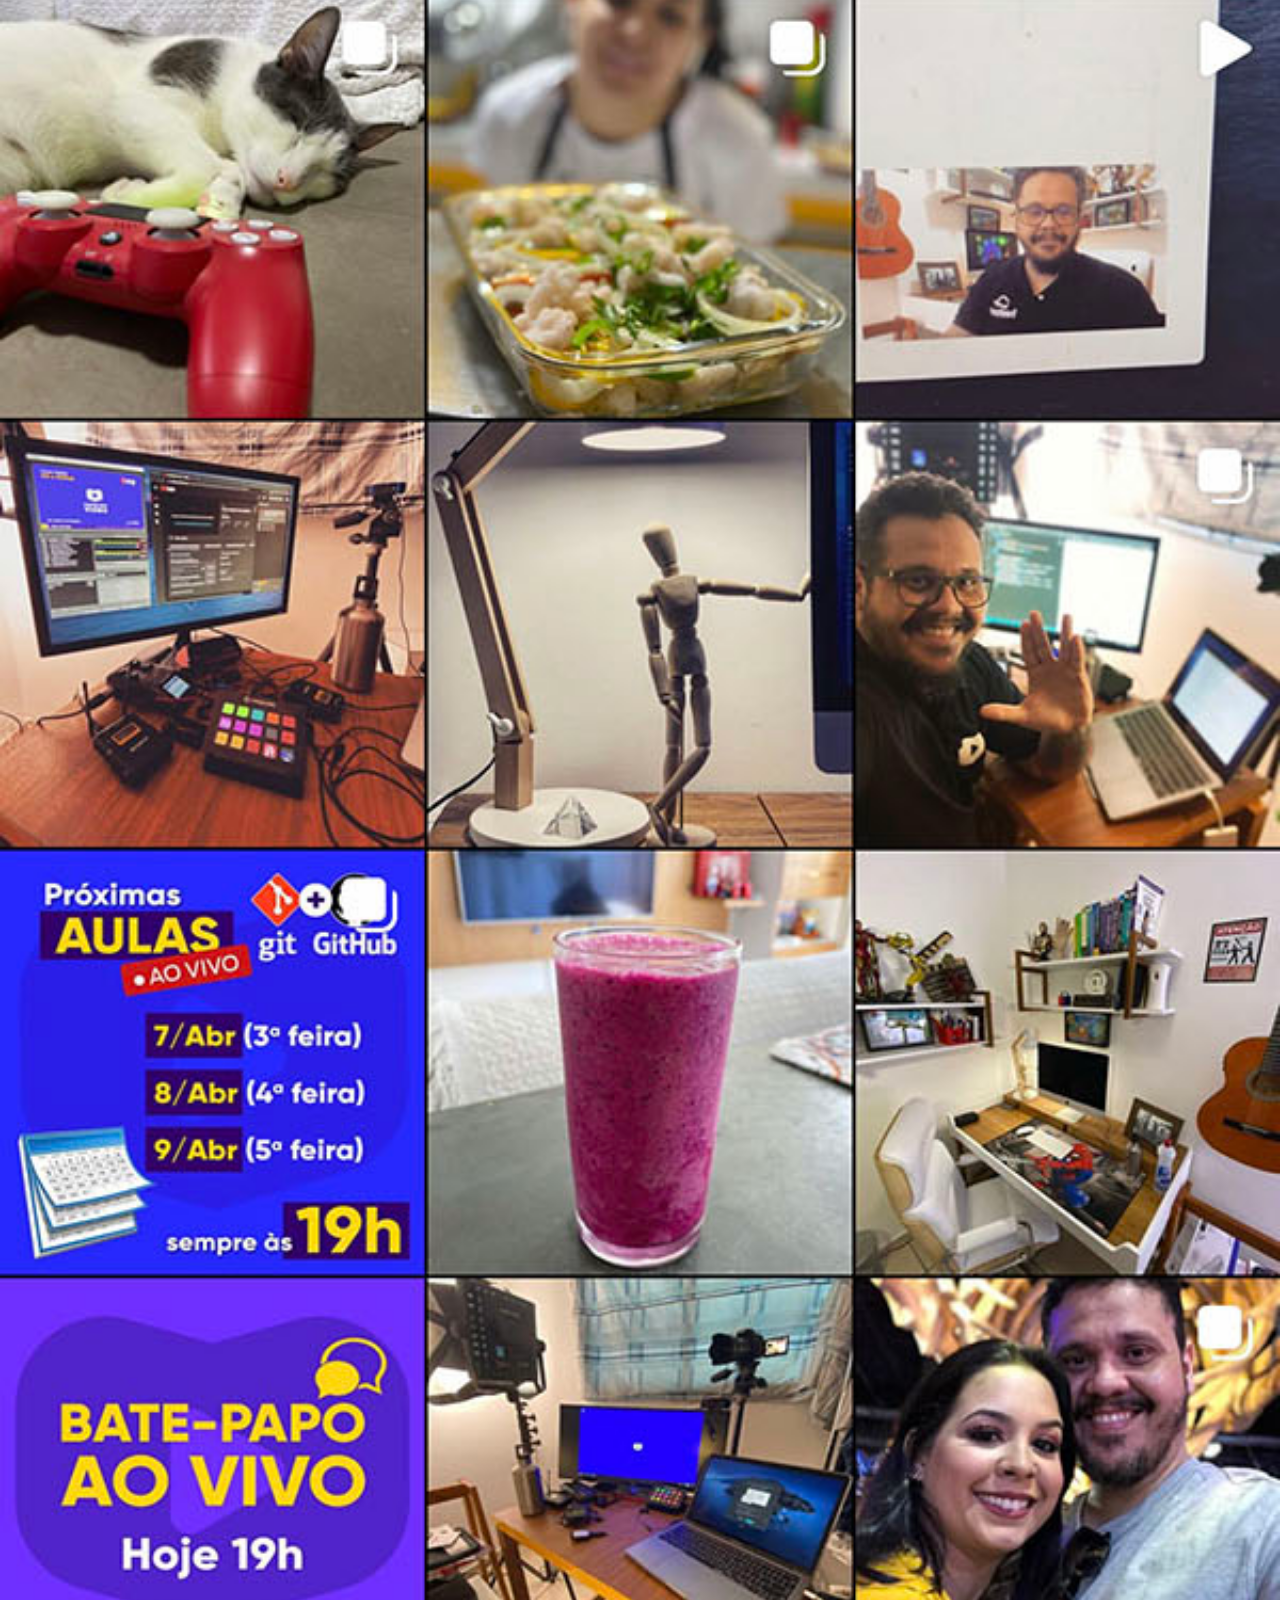
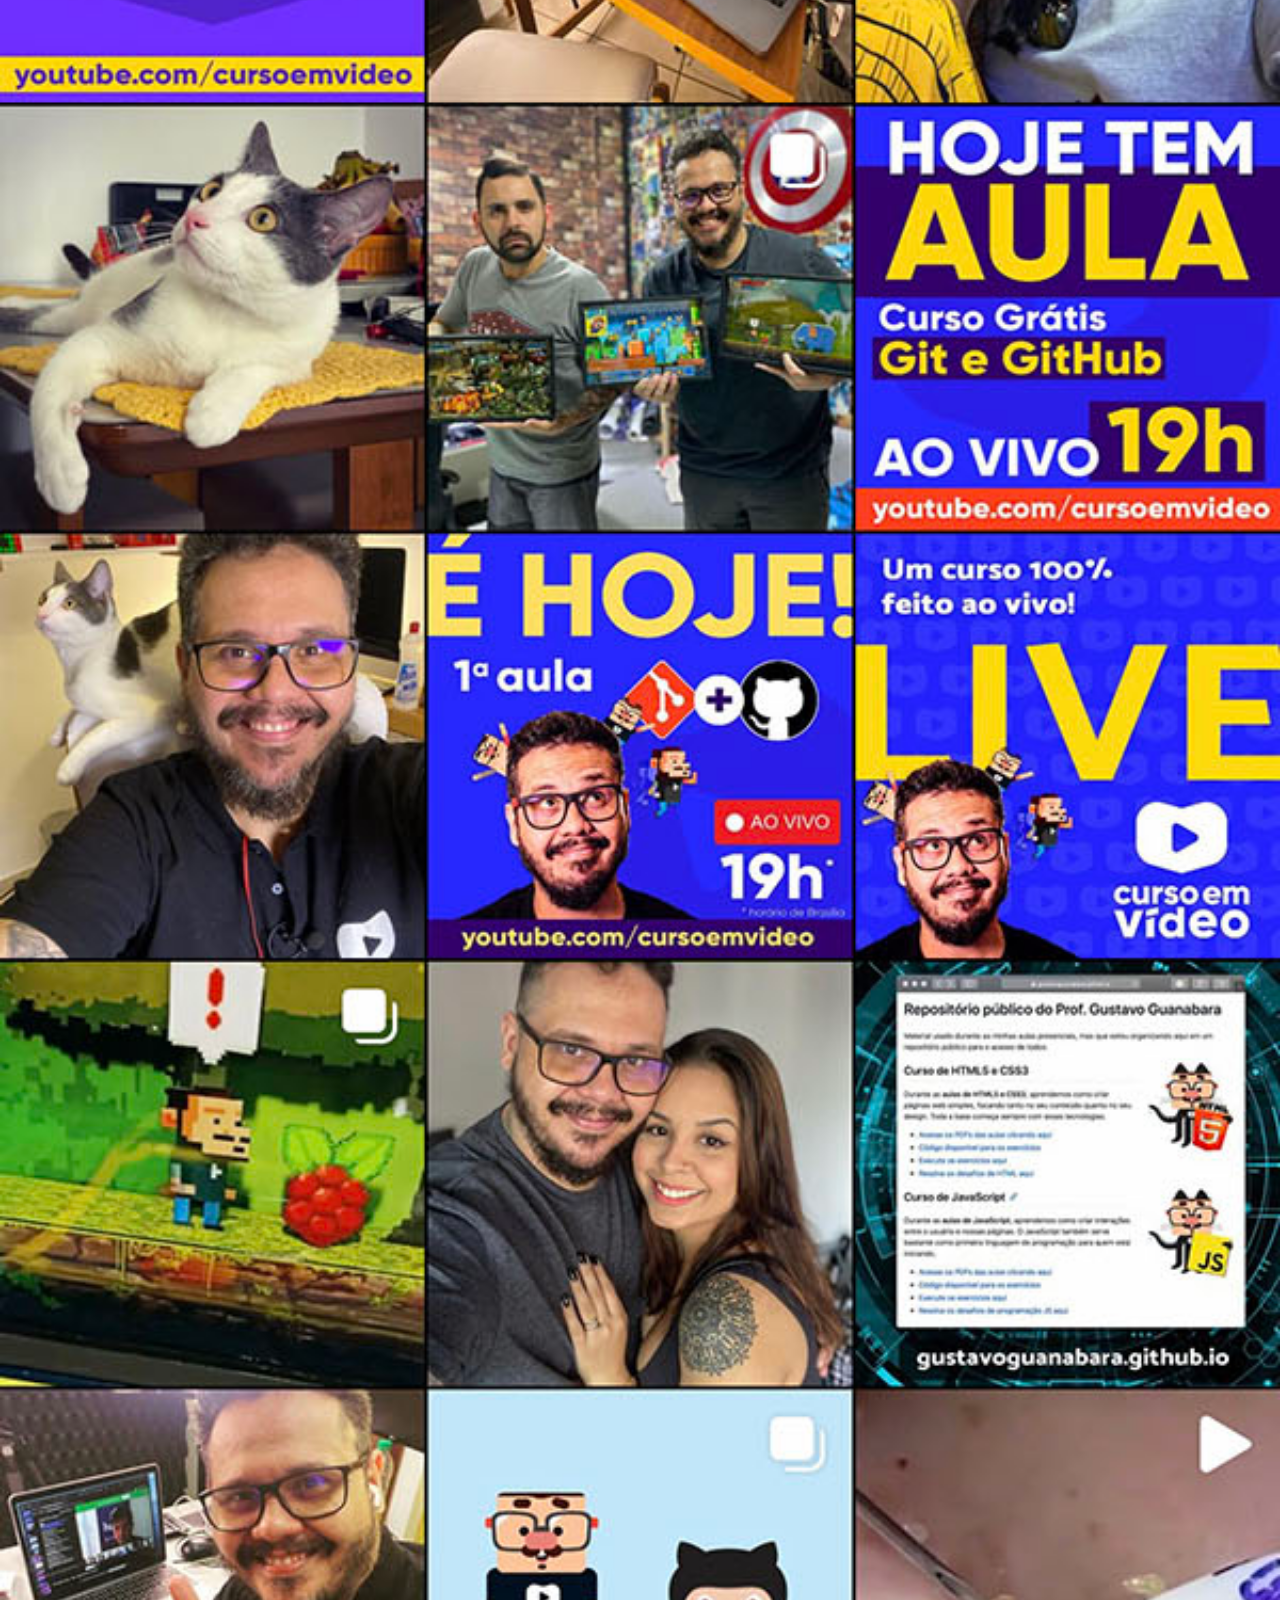
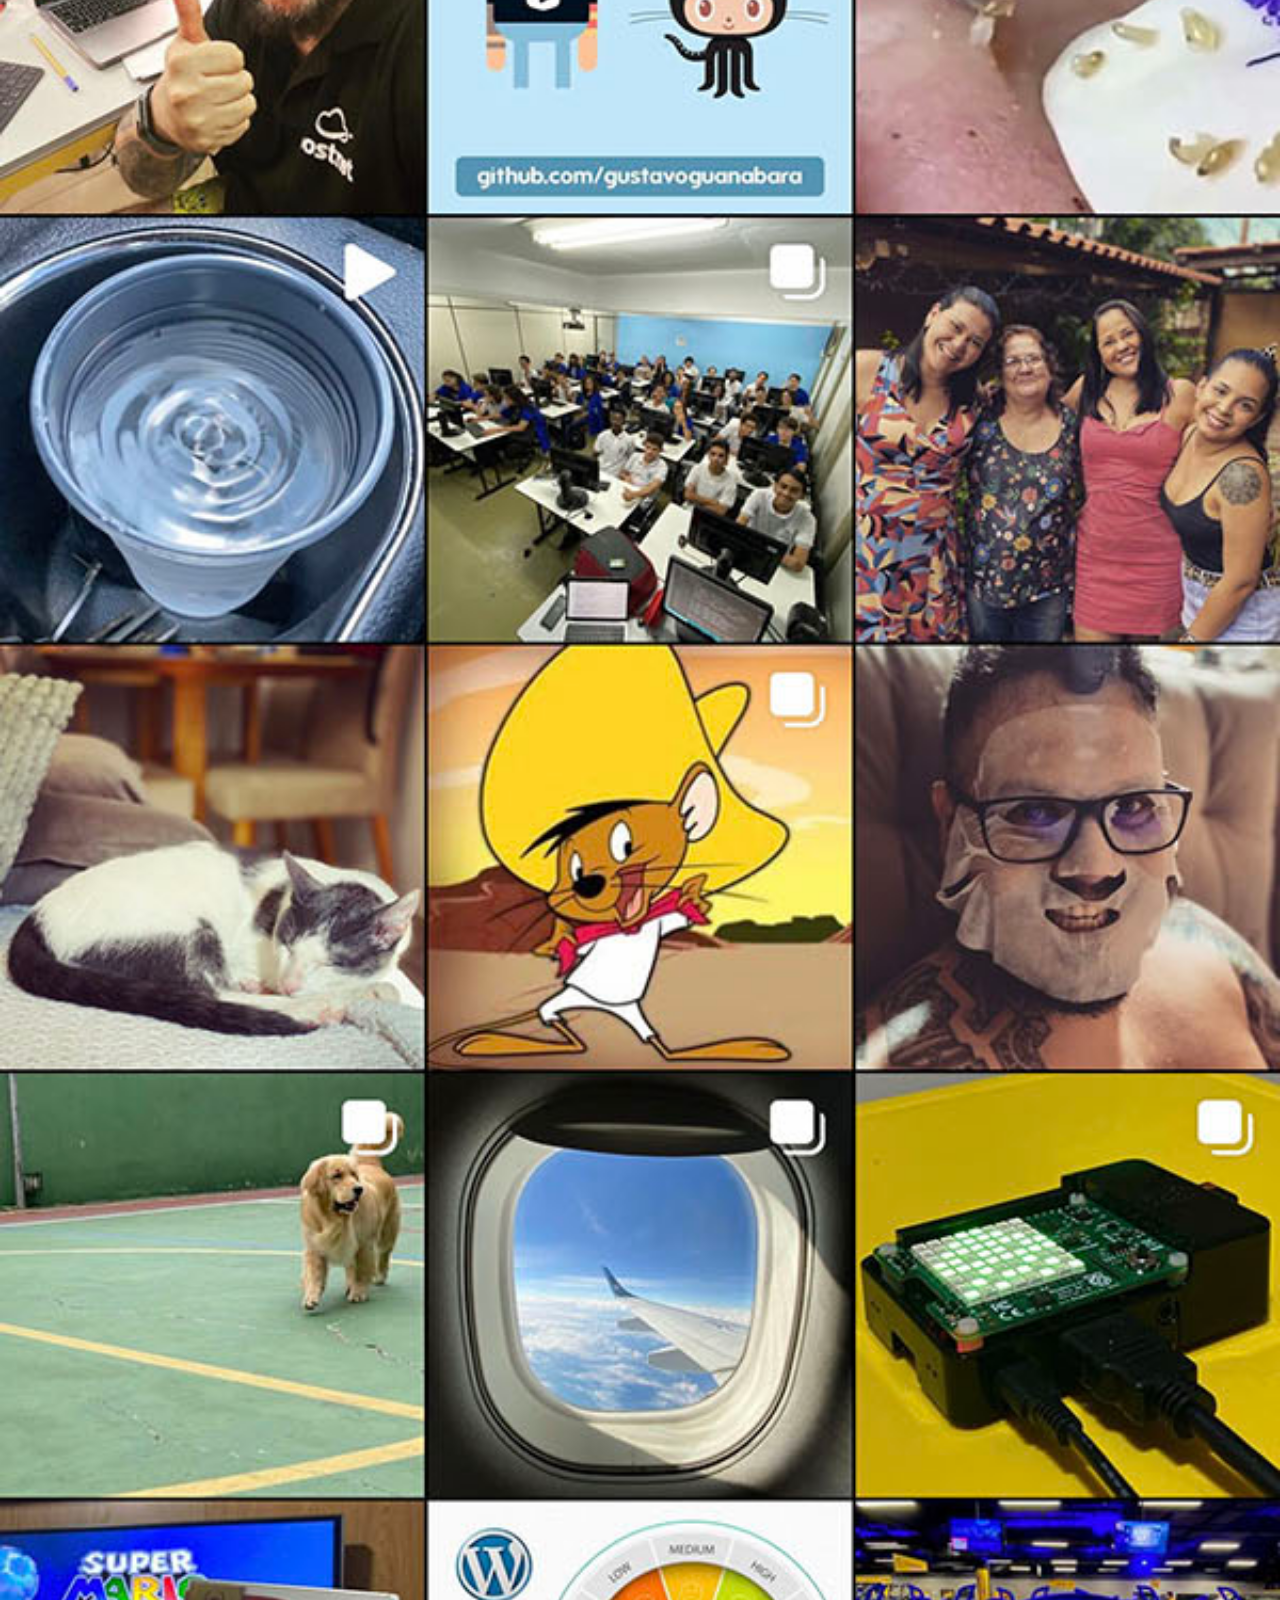
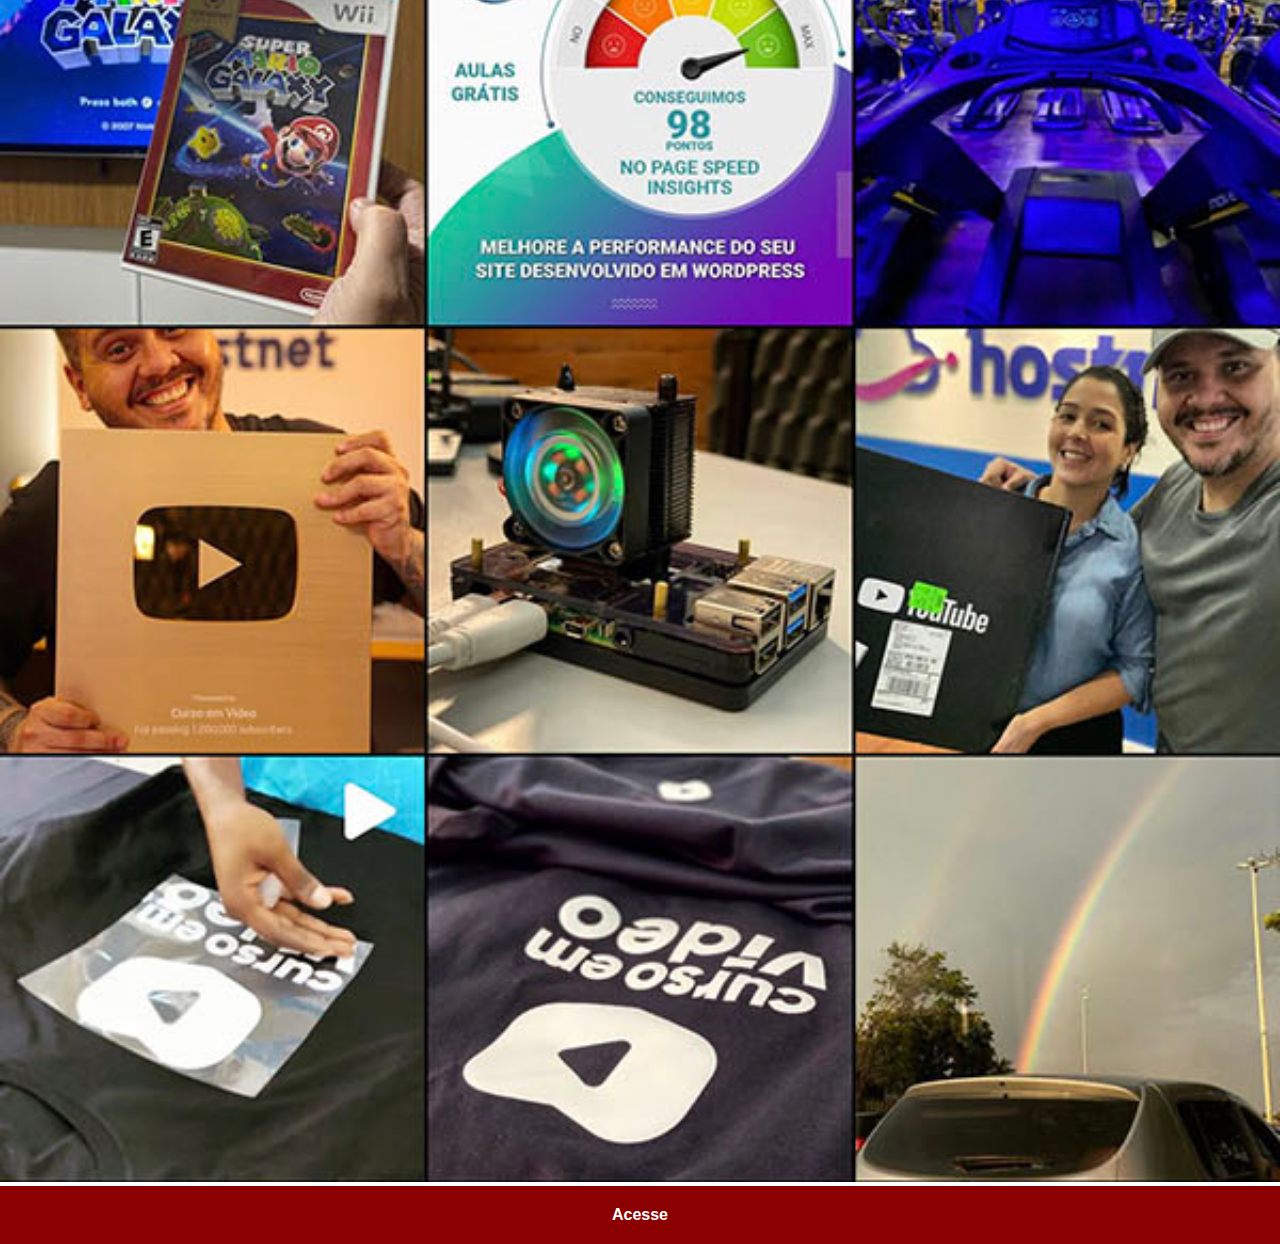
<file: instagram.html>
<!DOCTYPE html>
<html lang="en">
<head>
    <meta charset="UTF-8">
    <meta name="viewport" content="width=device-width, initial-scale=1.0">
    <title>YouTube</title>
    <link rel="stylesheet" href="estilos/social.css">
</head>
<body>
    <img src="arquivos/pacote-d013/imagens/tela-instagram.jpg" alt="instagram">
    <a href="https://www.instagram.com/gustavoguanabara/" target="_blank">Acesse</a>
    
</body>
</html>
</file>
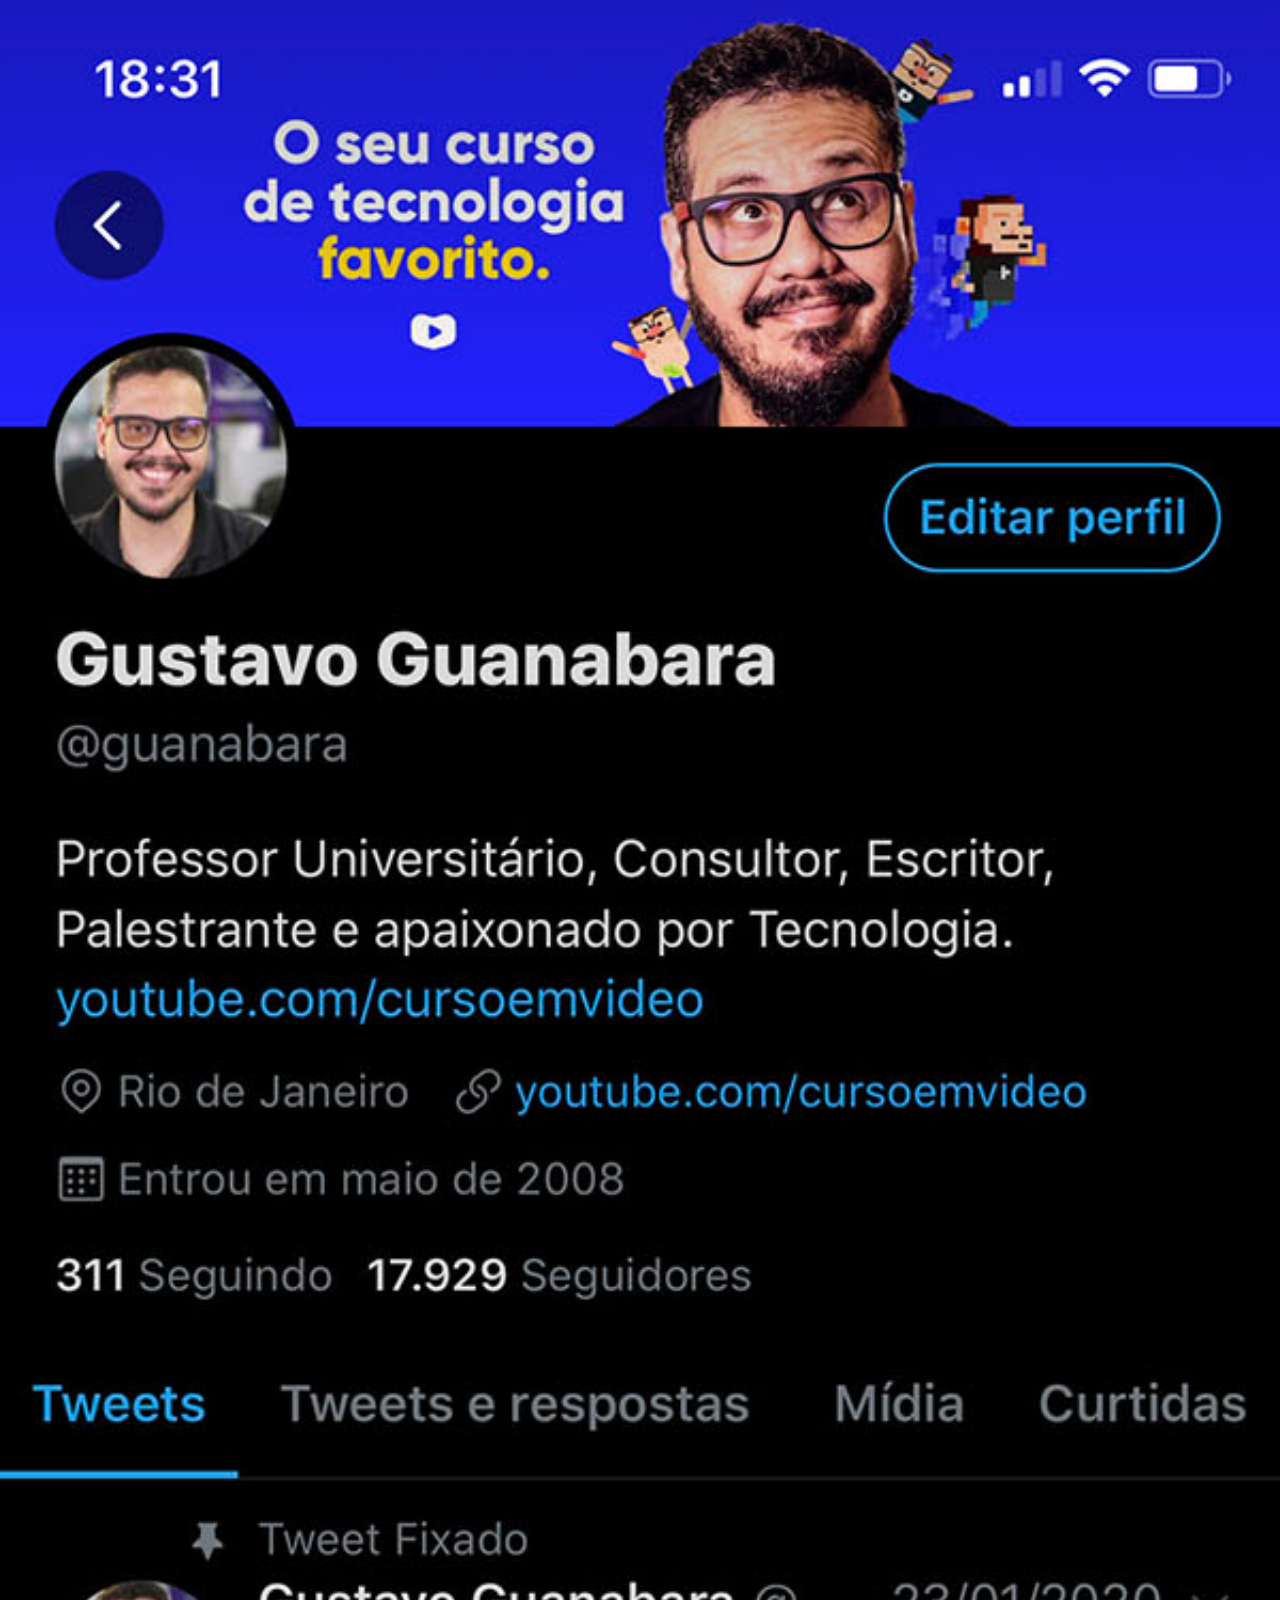
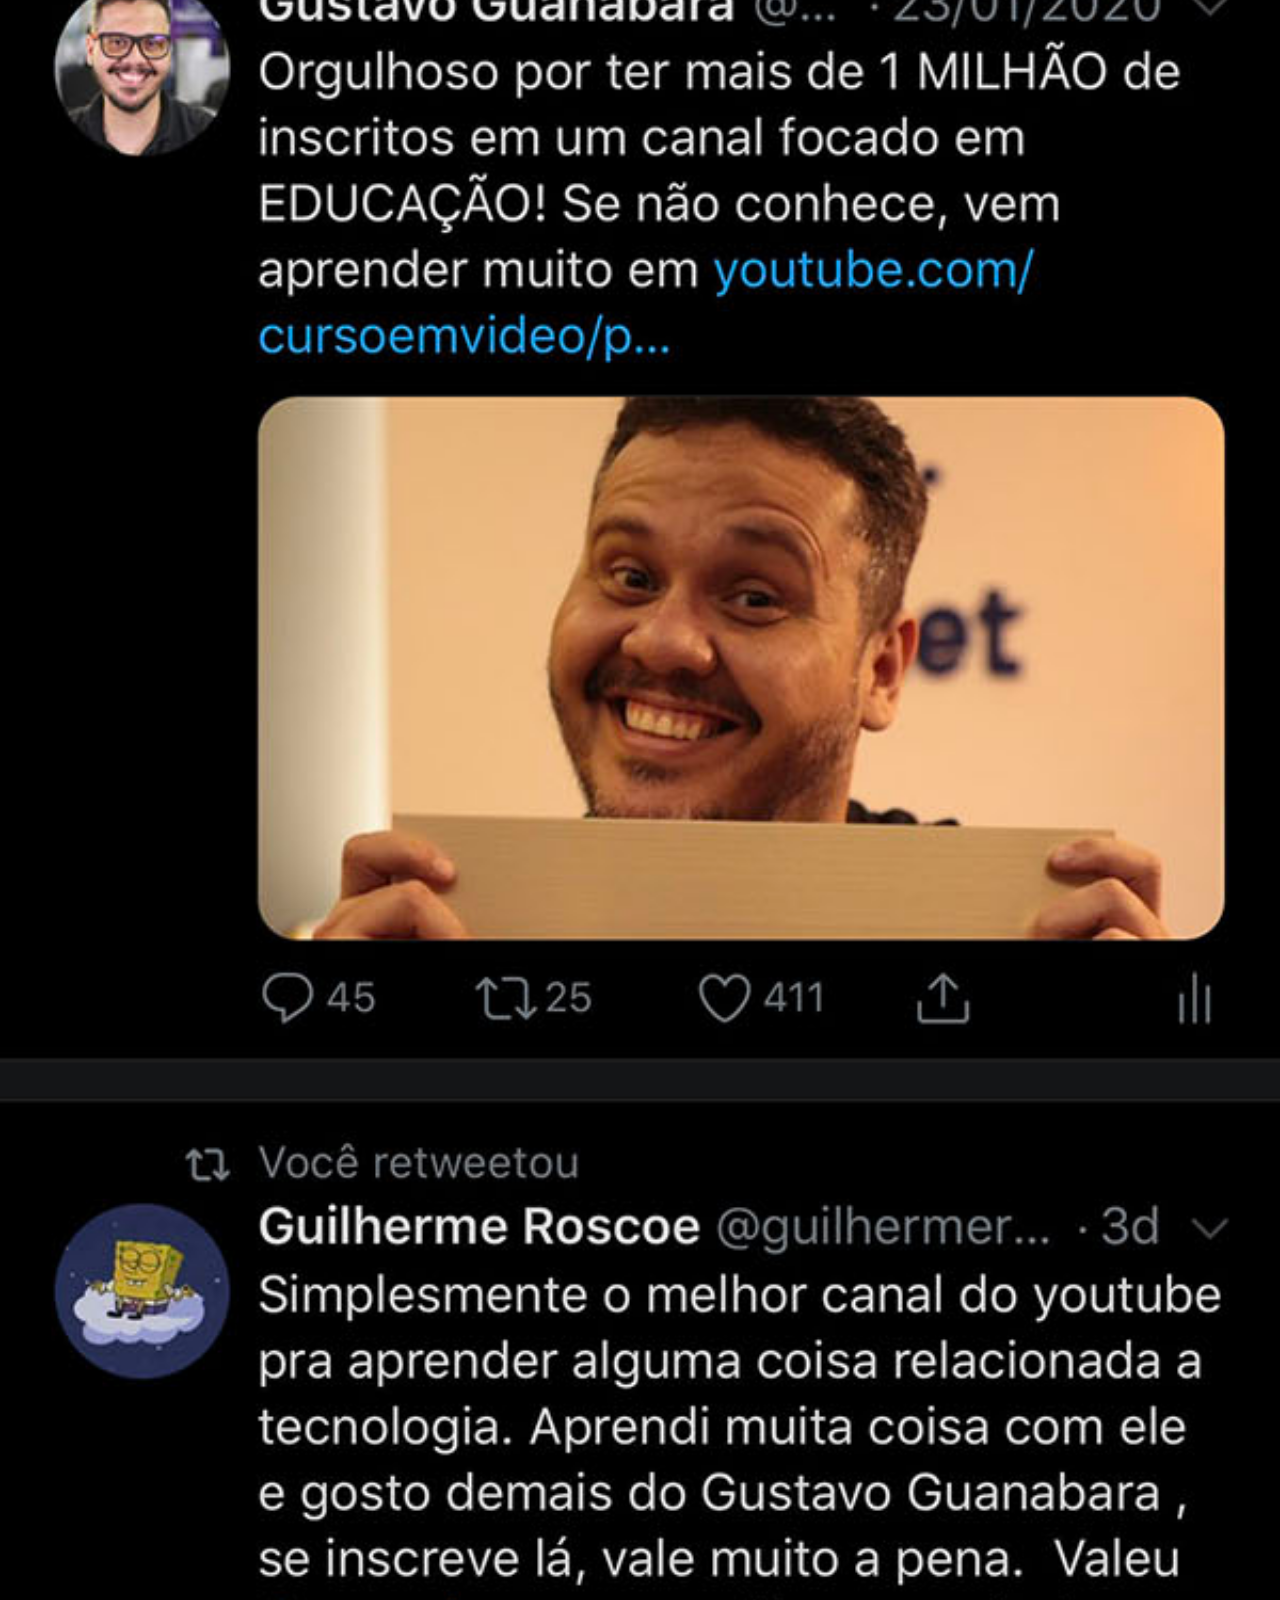
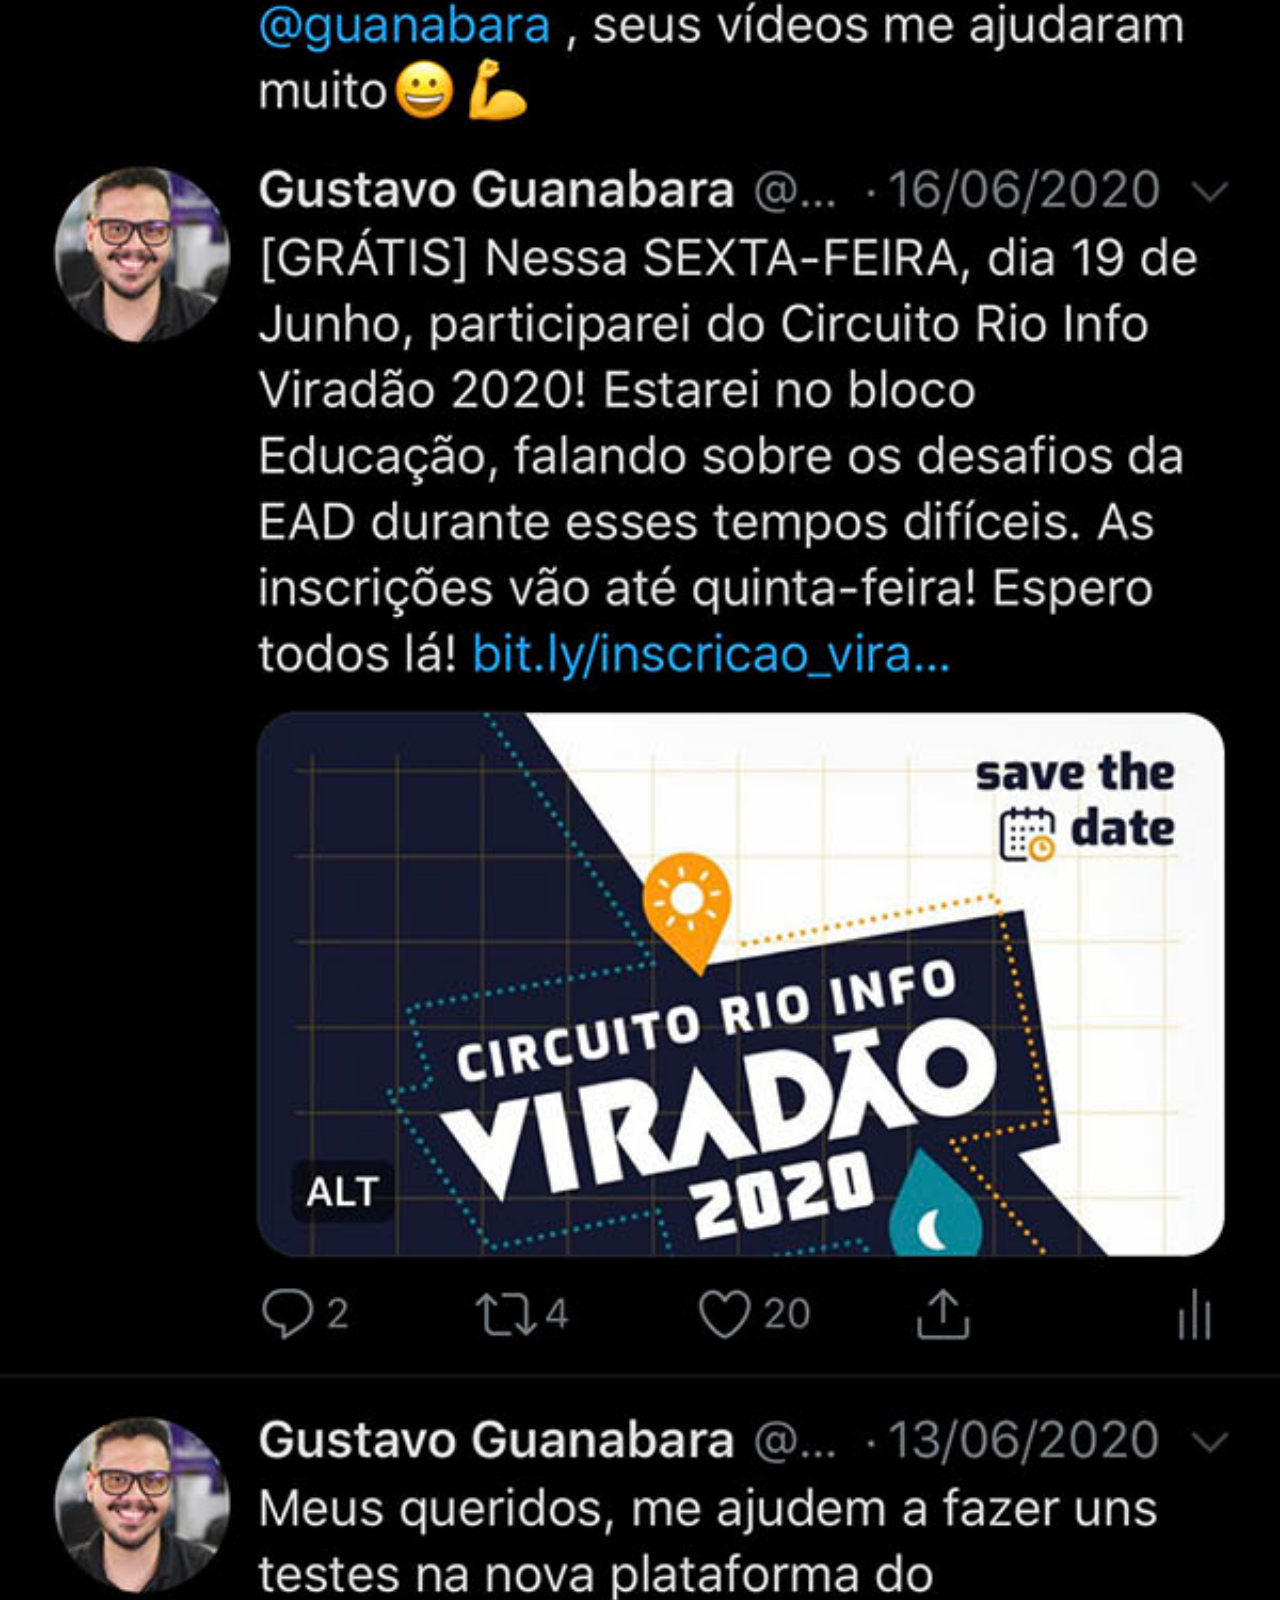
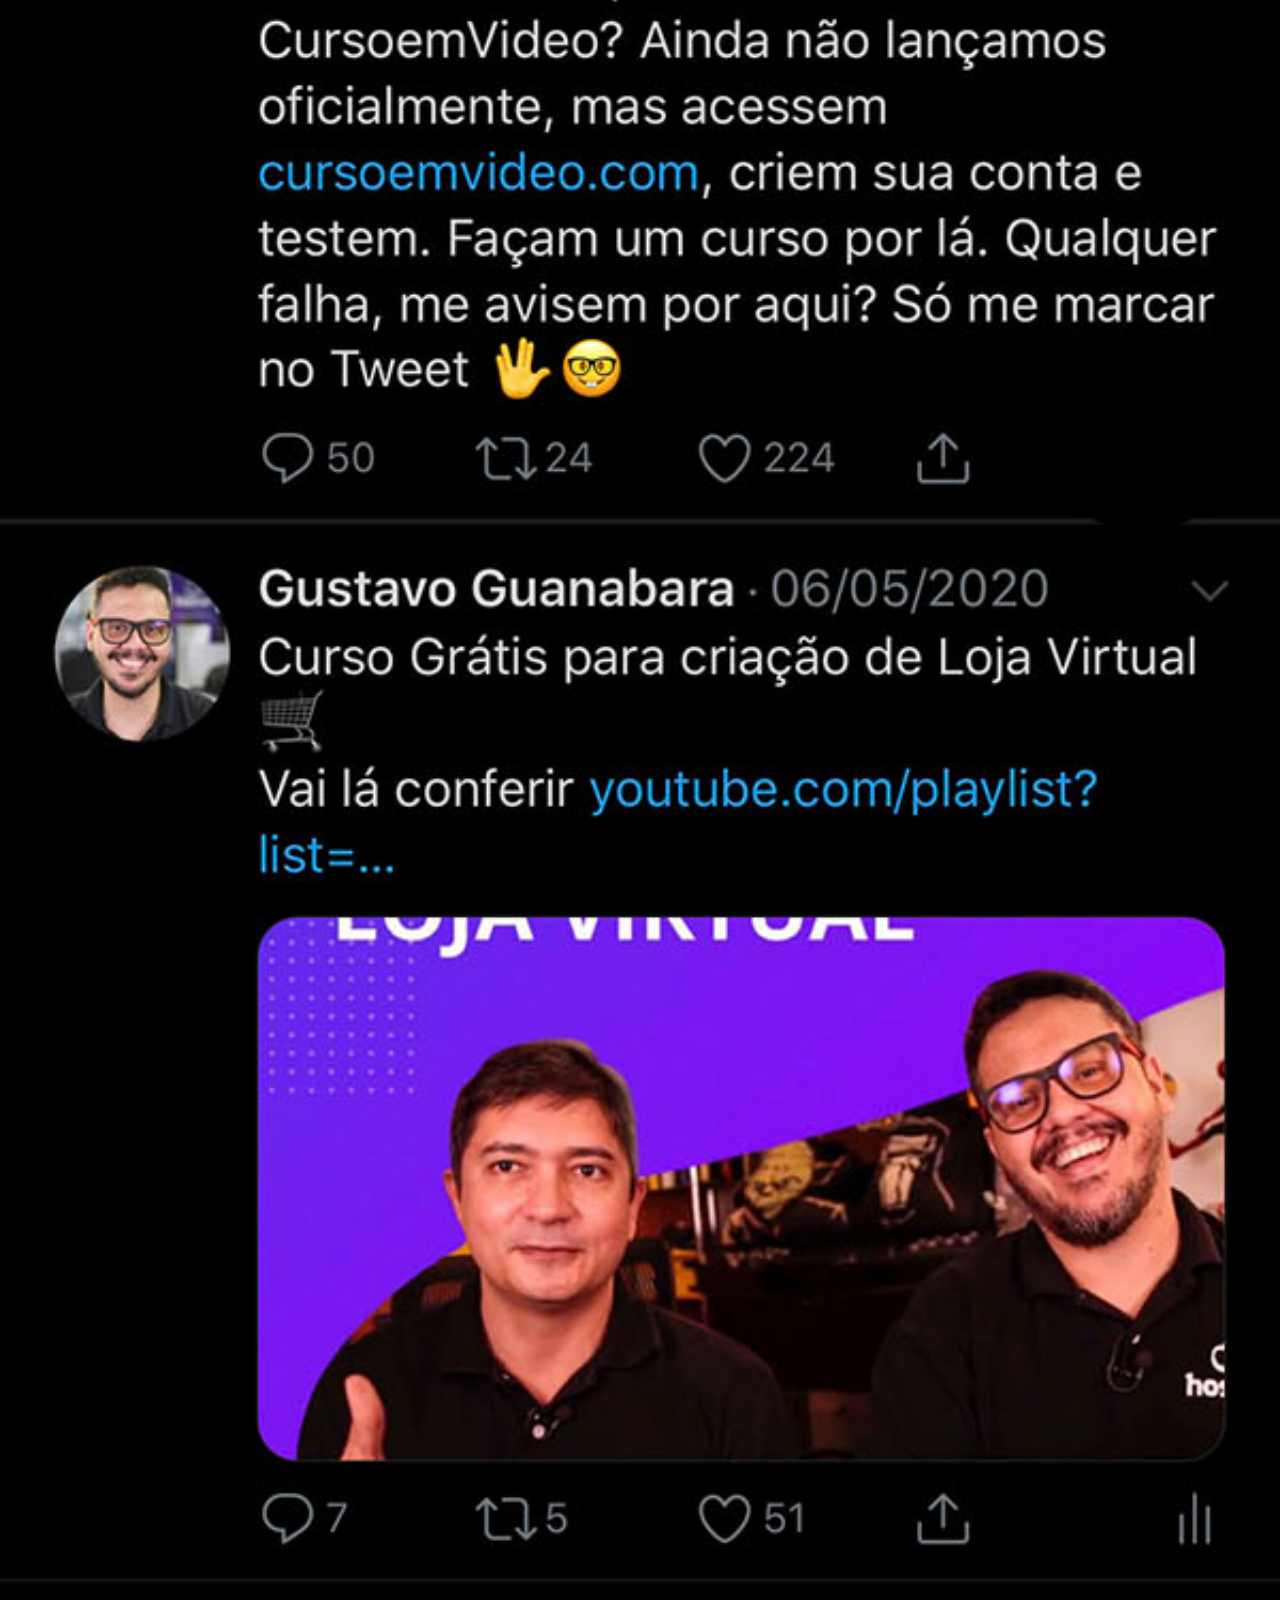
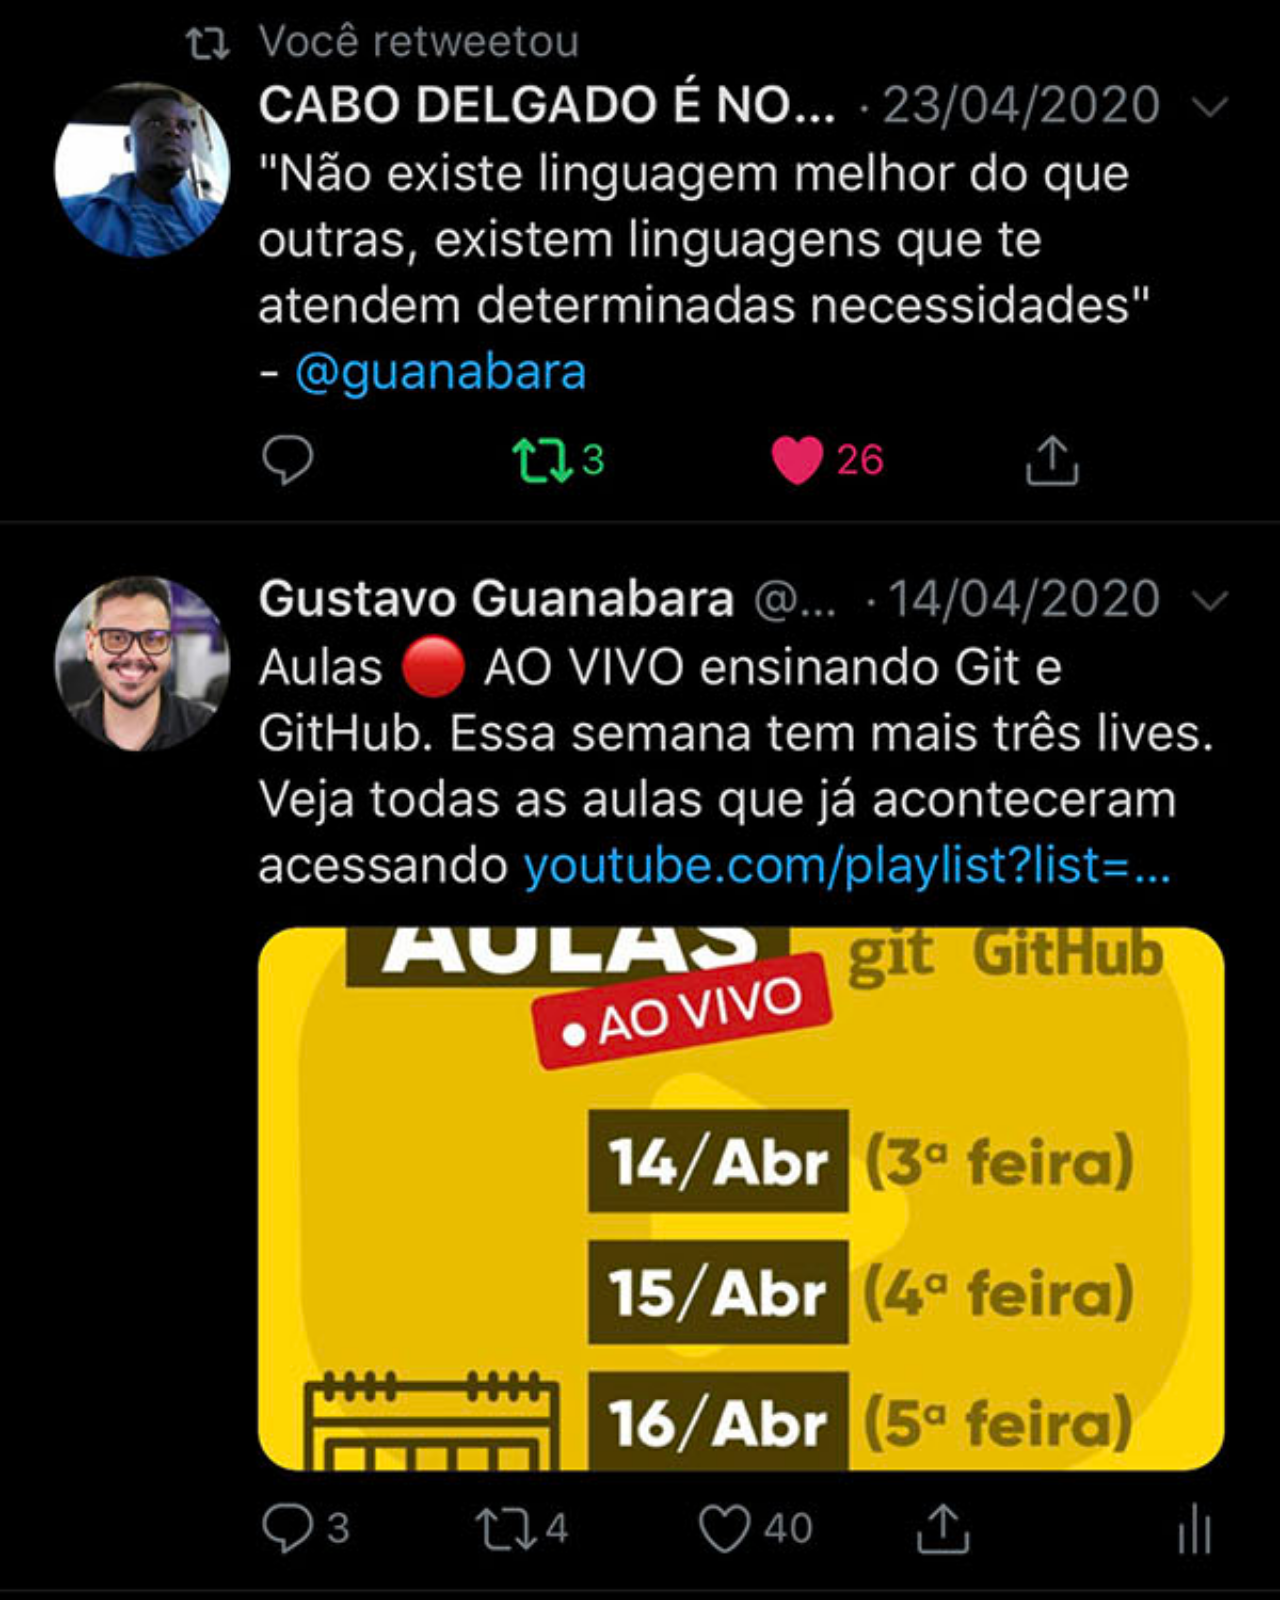
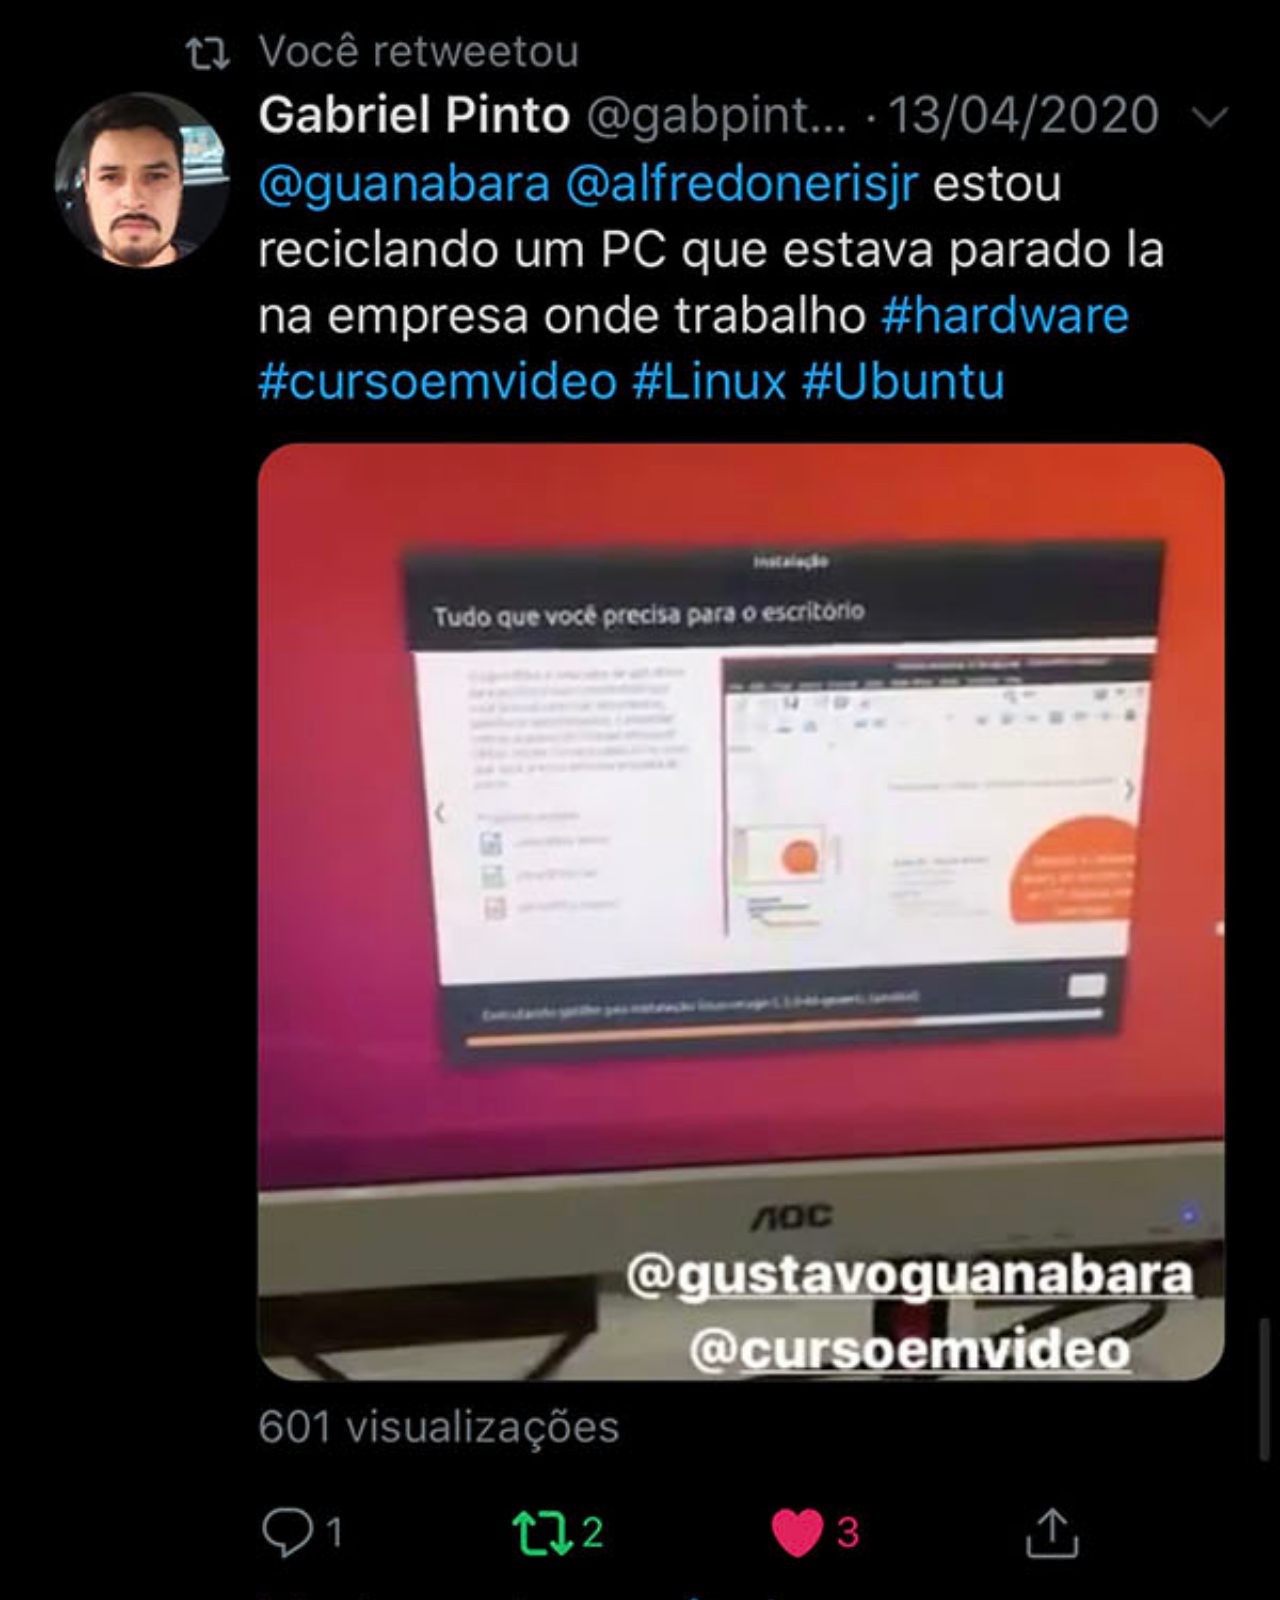
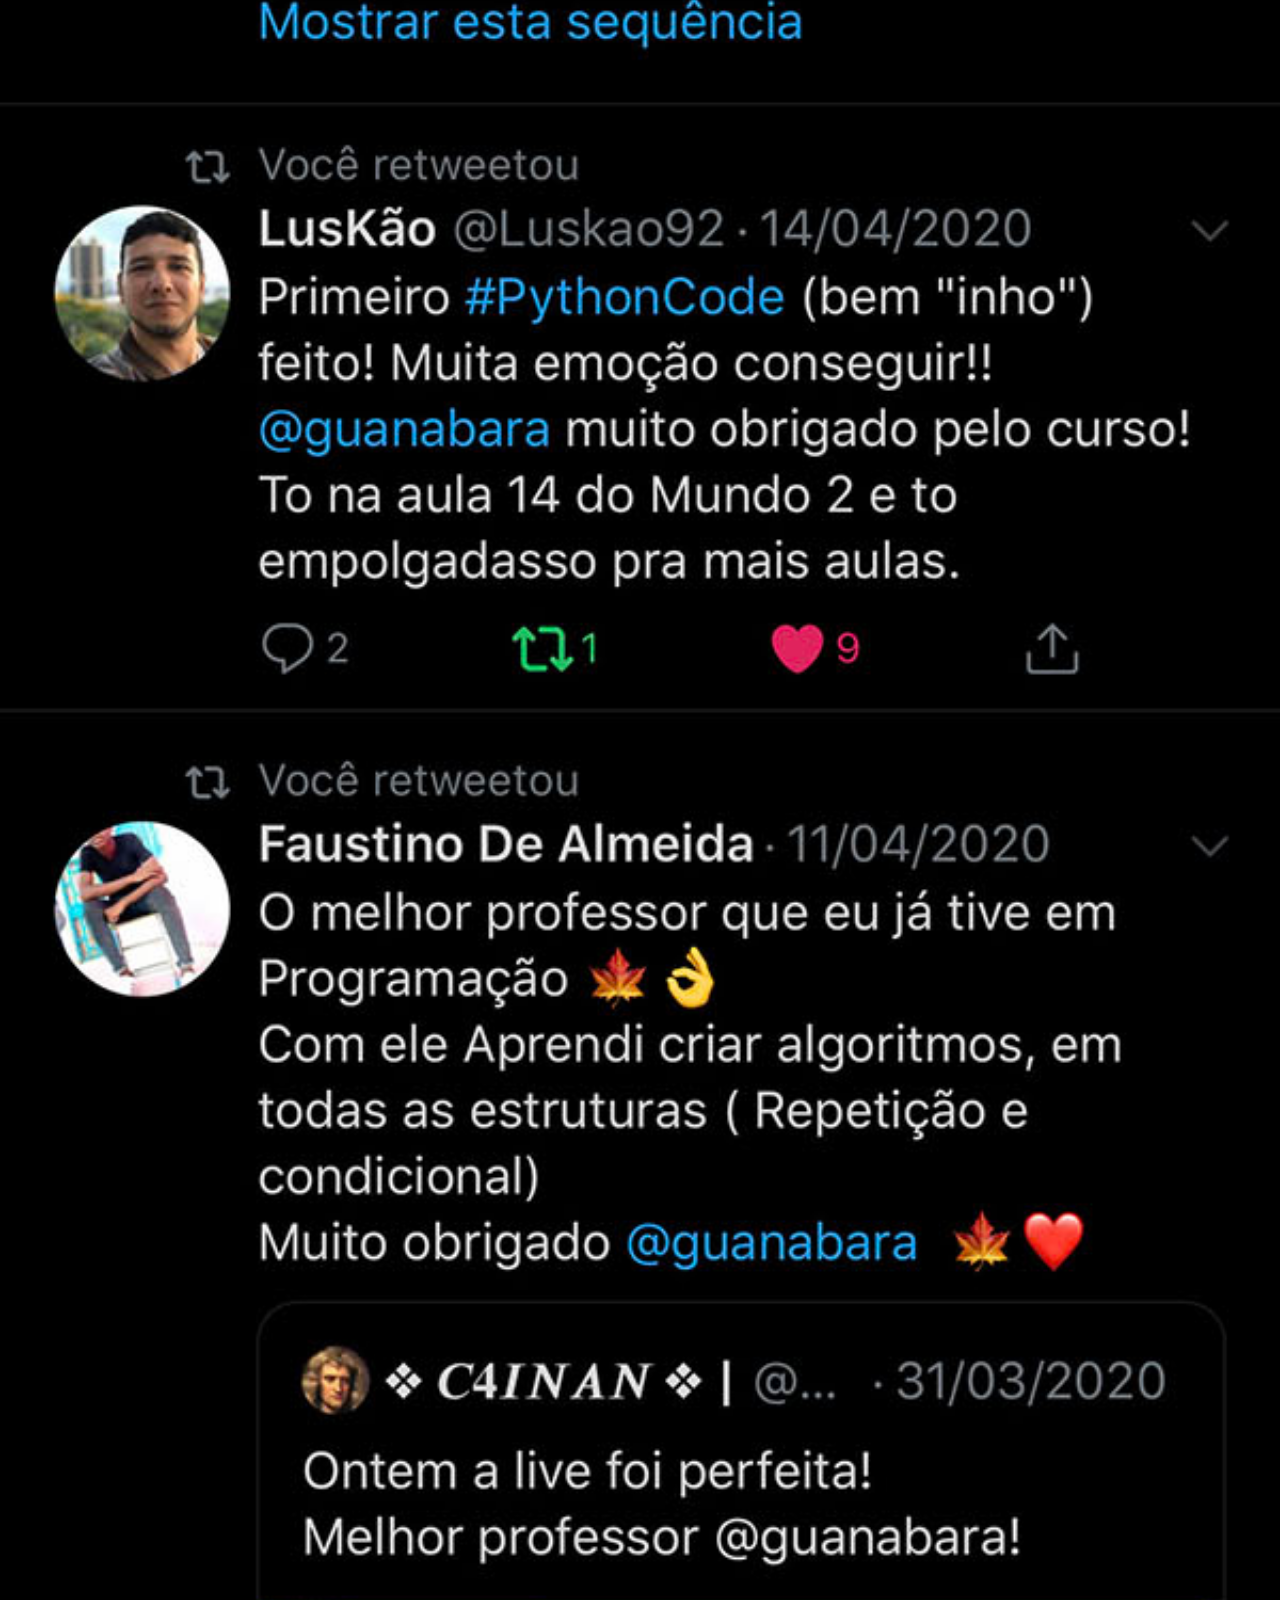
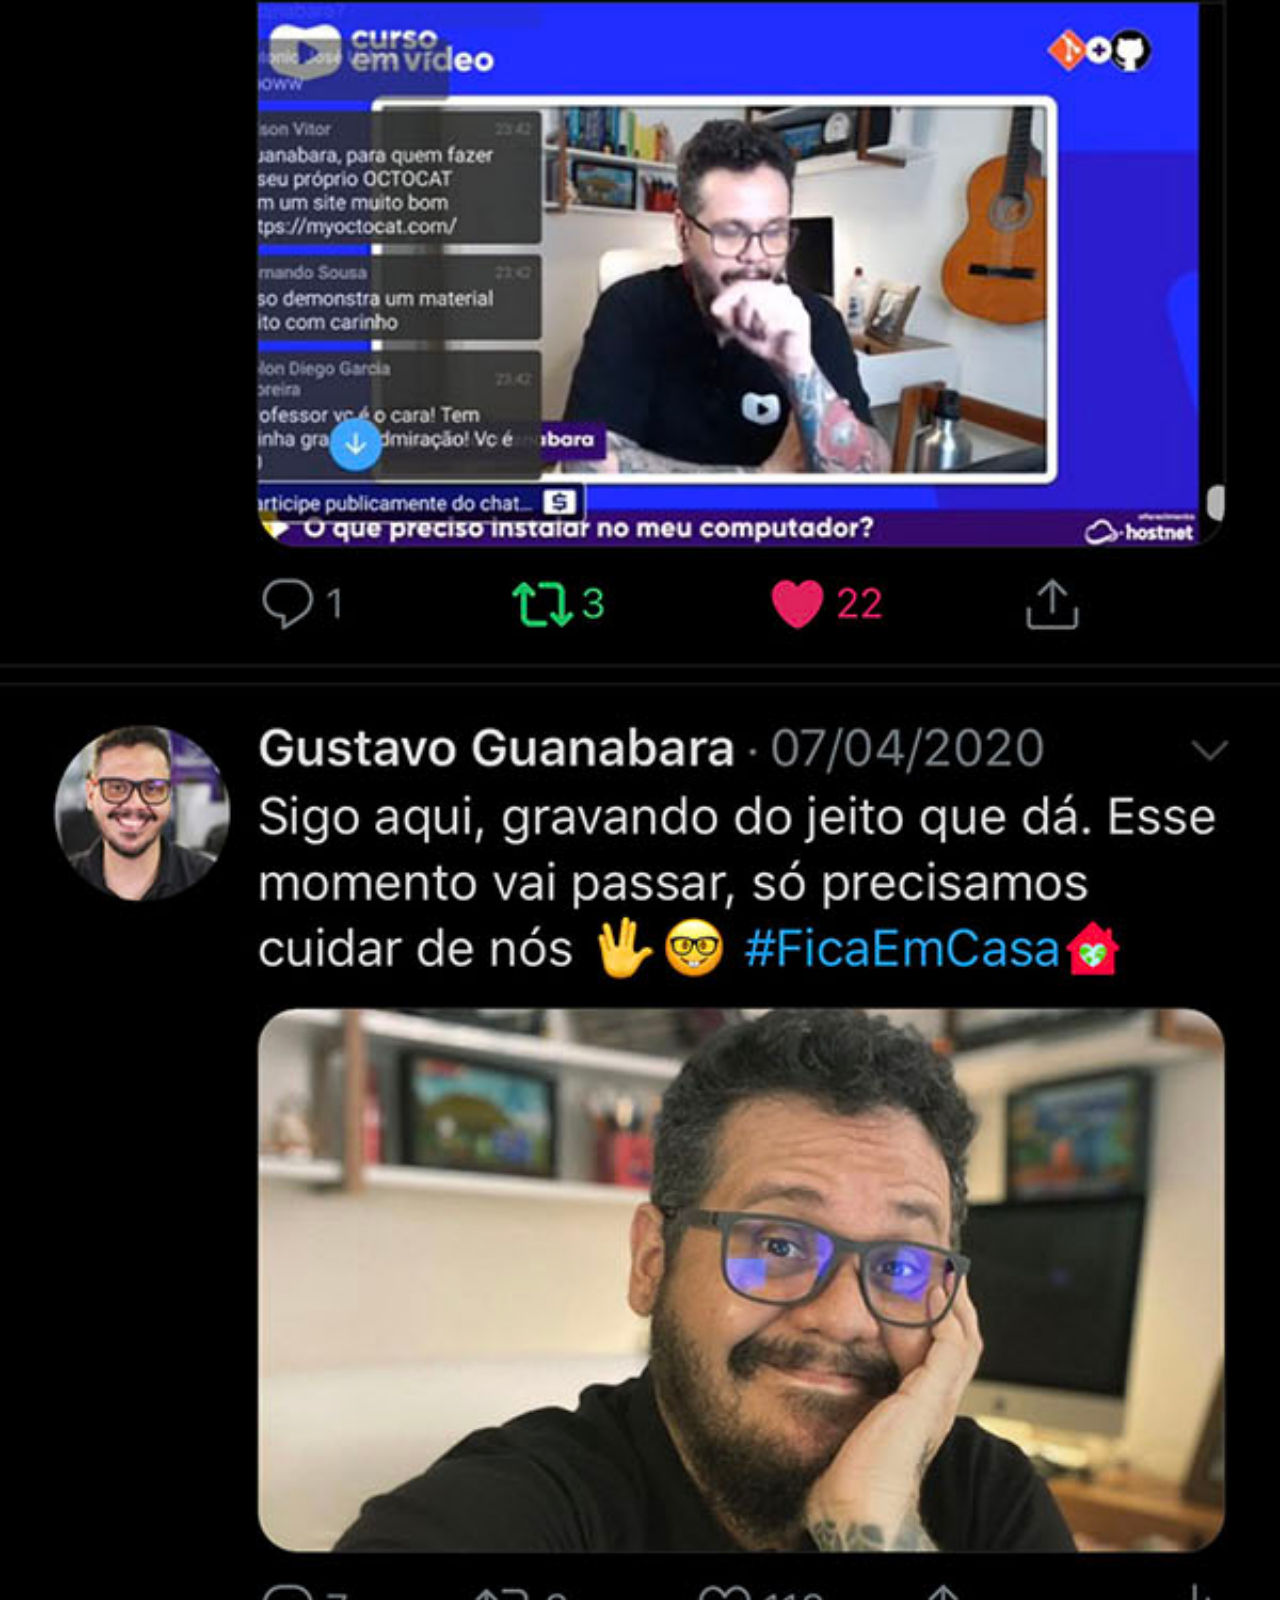
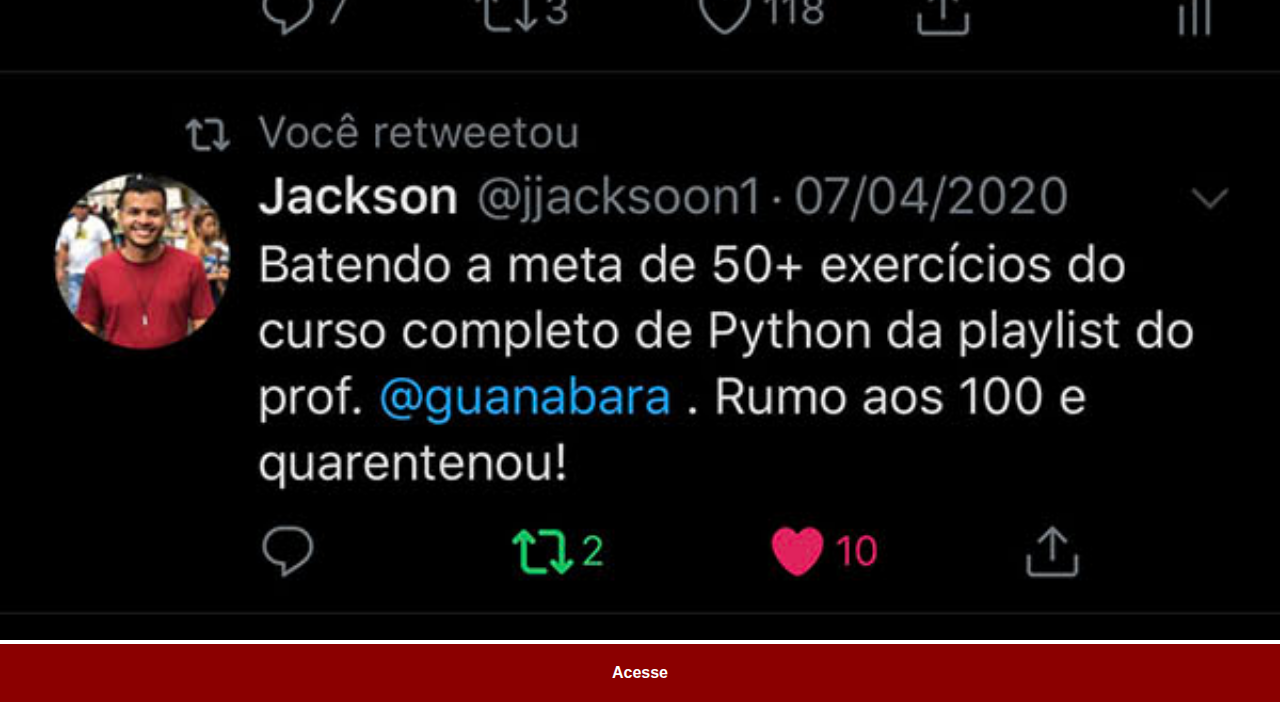
<file: twitter.html>
<!DOCTYPE html>
<html lang="pt-br">
<head>
    <meta charset="UTF-8">
    <meta name="viewport" content="width=device-width, initial-scale=1.0">
    <title>Twitter</title>
    <link rel="stylesheet" href="estilos/social.css">
</head>
<body>
    <img src="arquivos/pacote-d013/imagens/tela-twitter.jpg" alt="twitter">

    <a href="https://x.com/guanabara" target="_blank">Acesse</a>
    
</body>
</html>
</file>
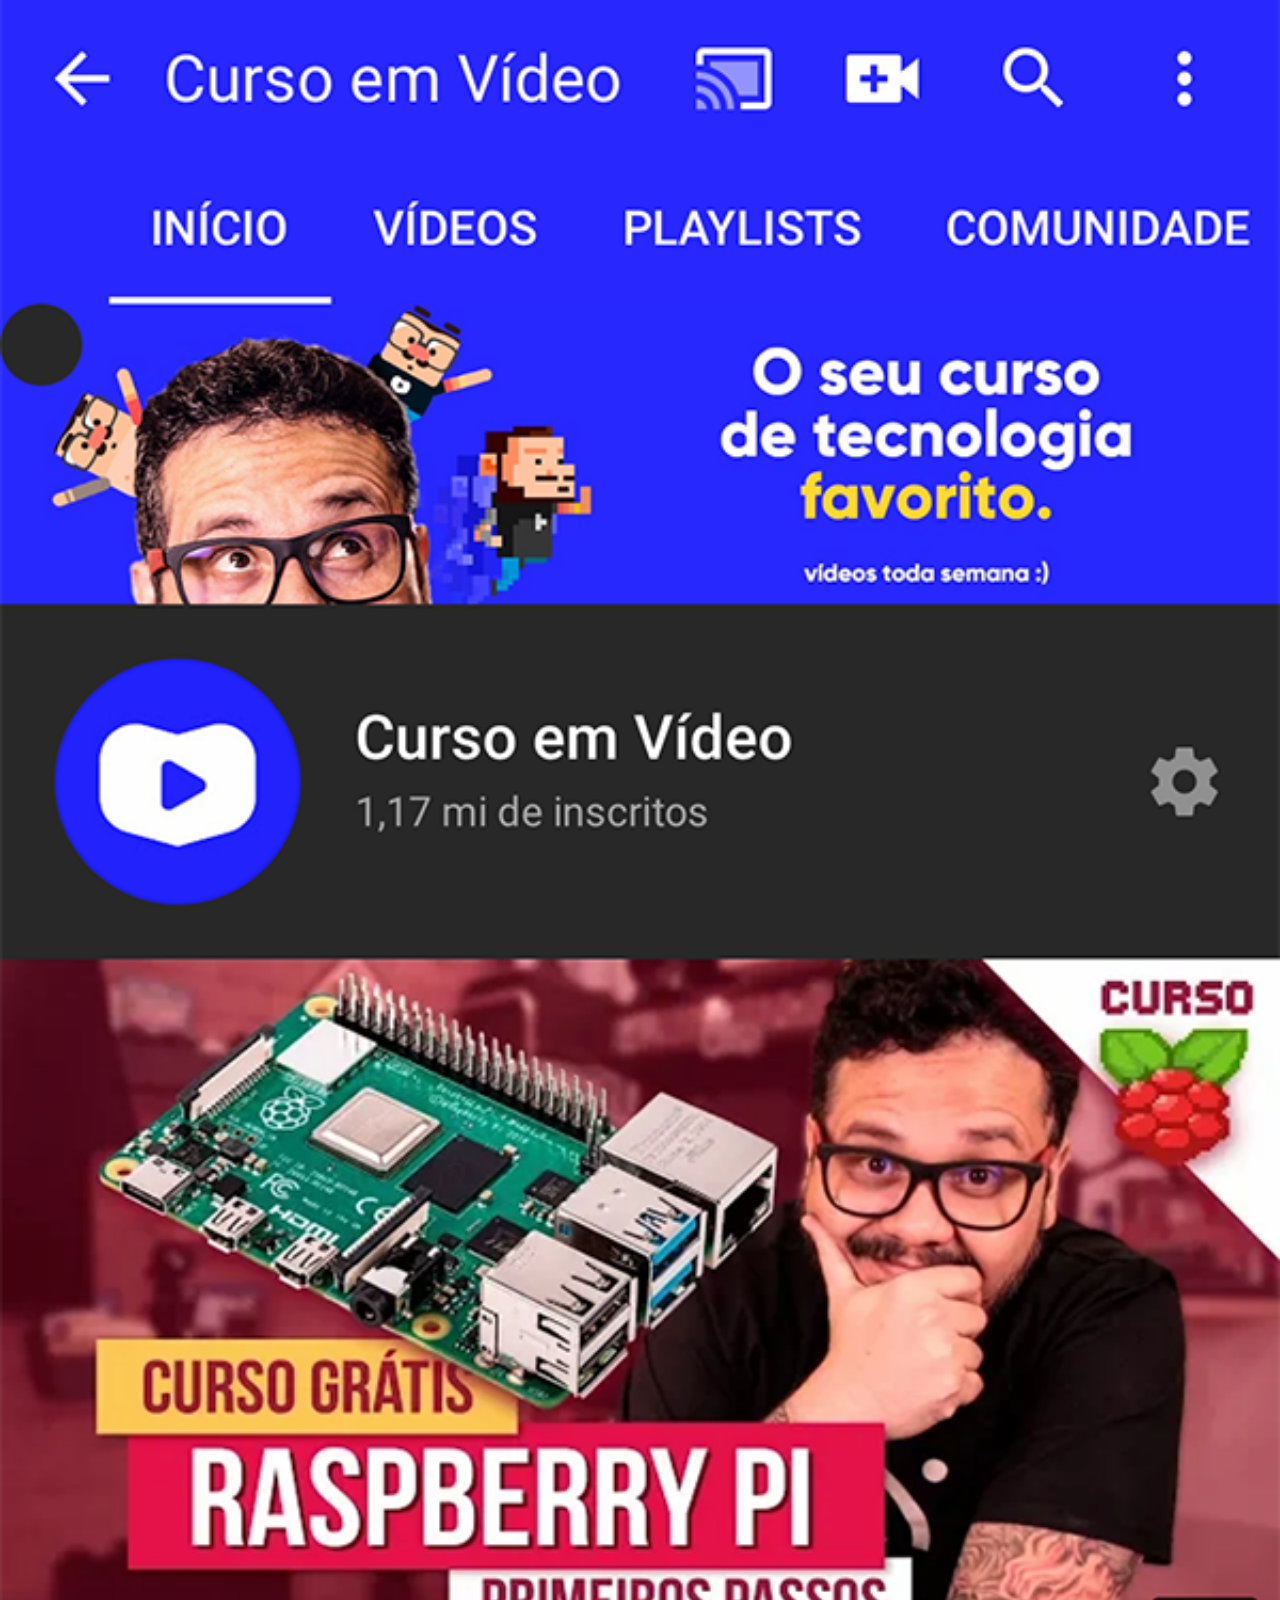
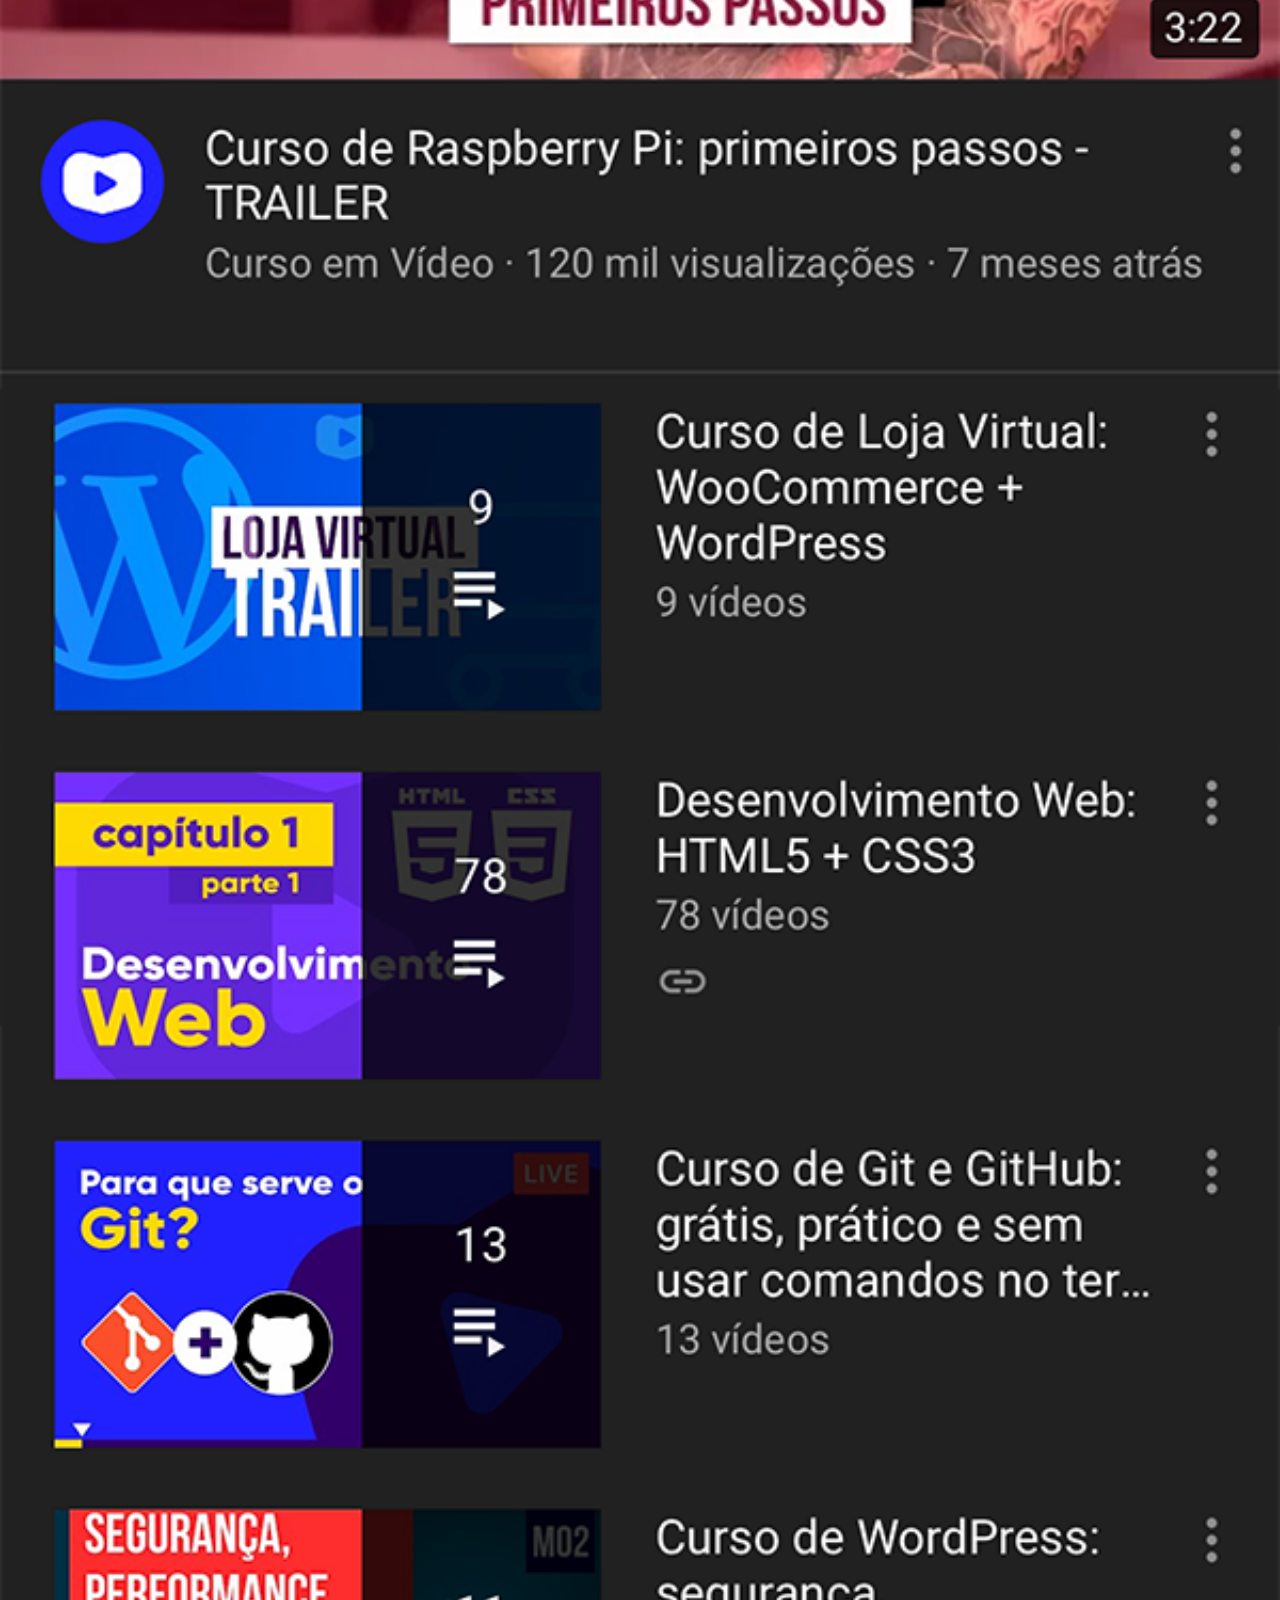
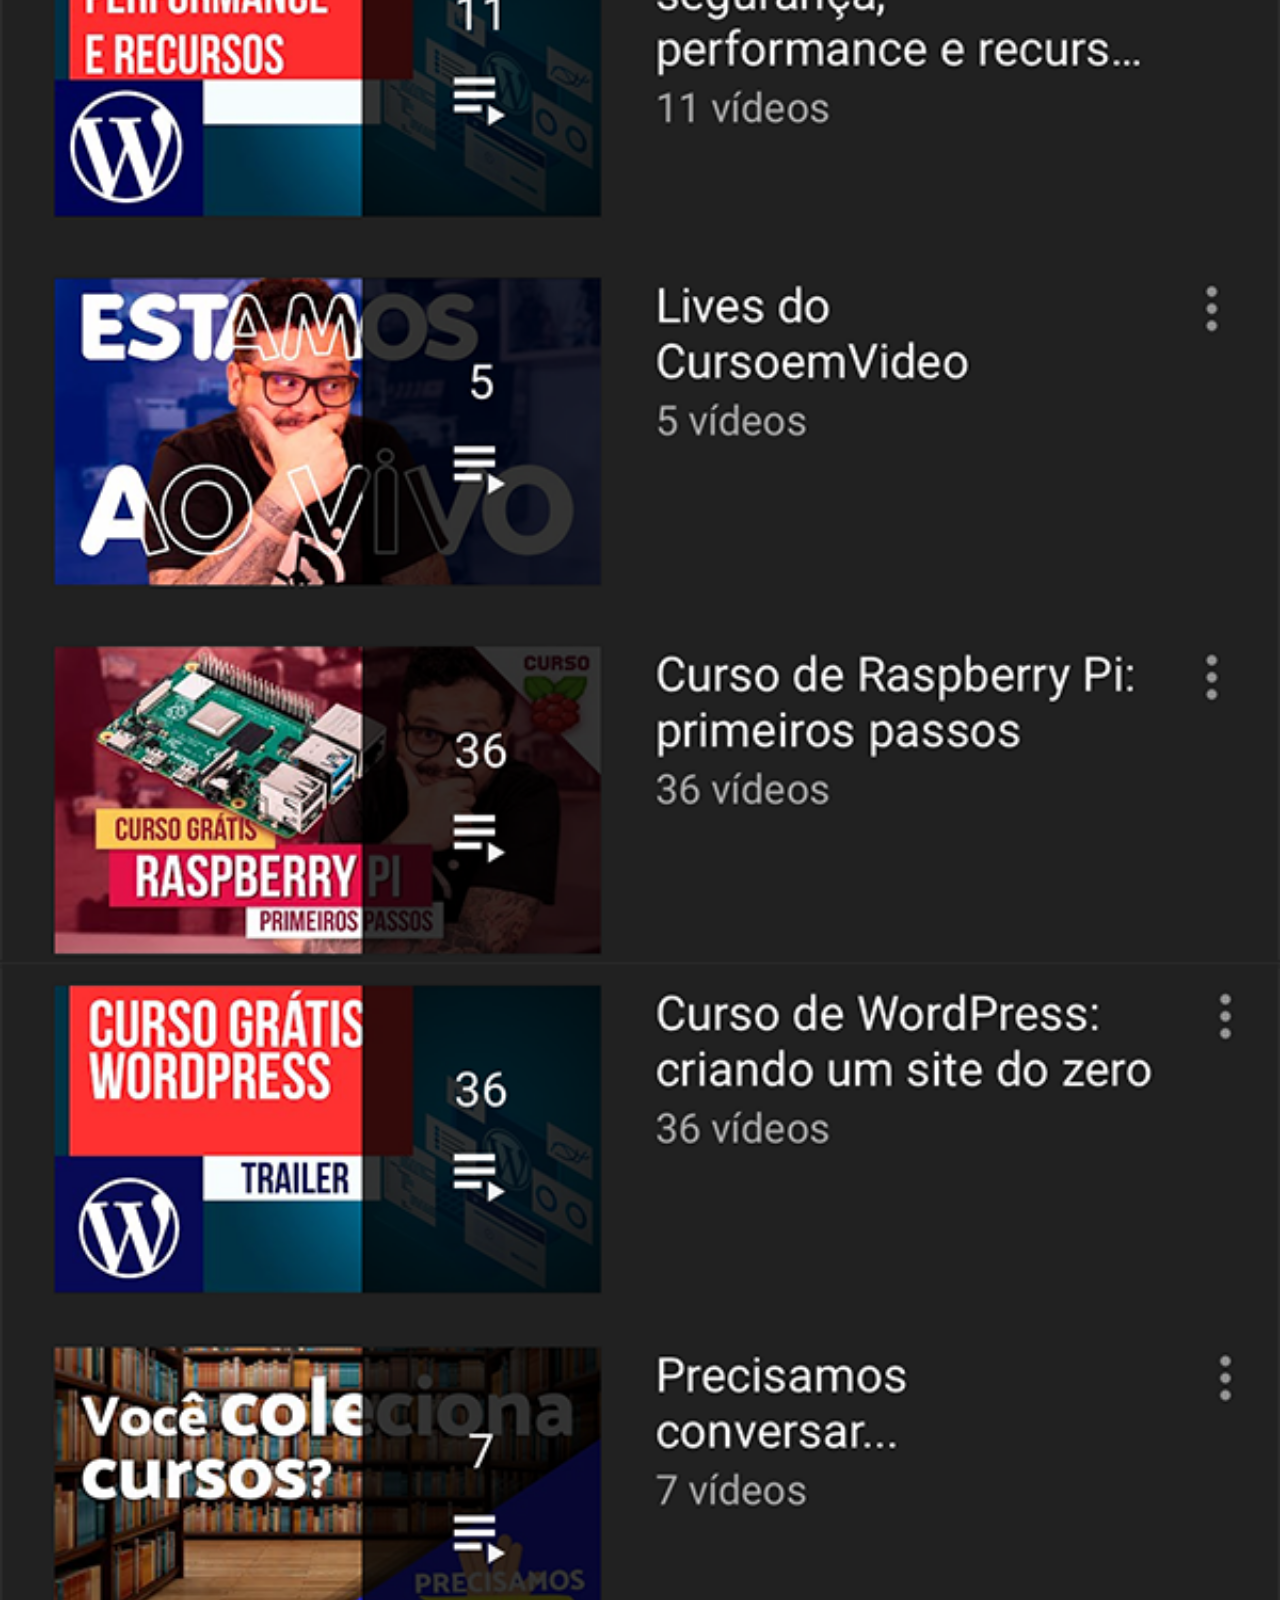
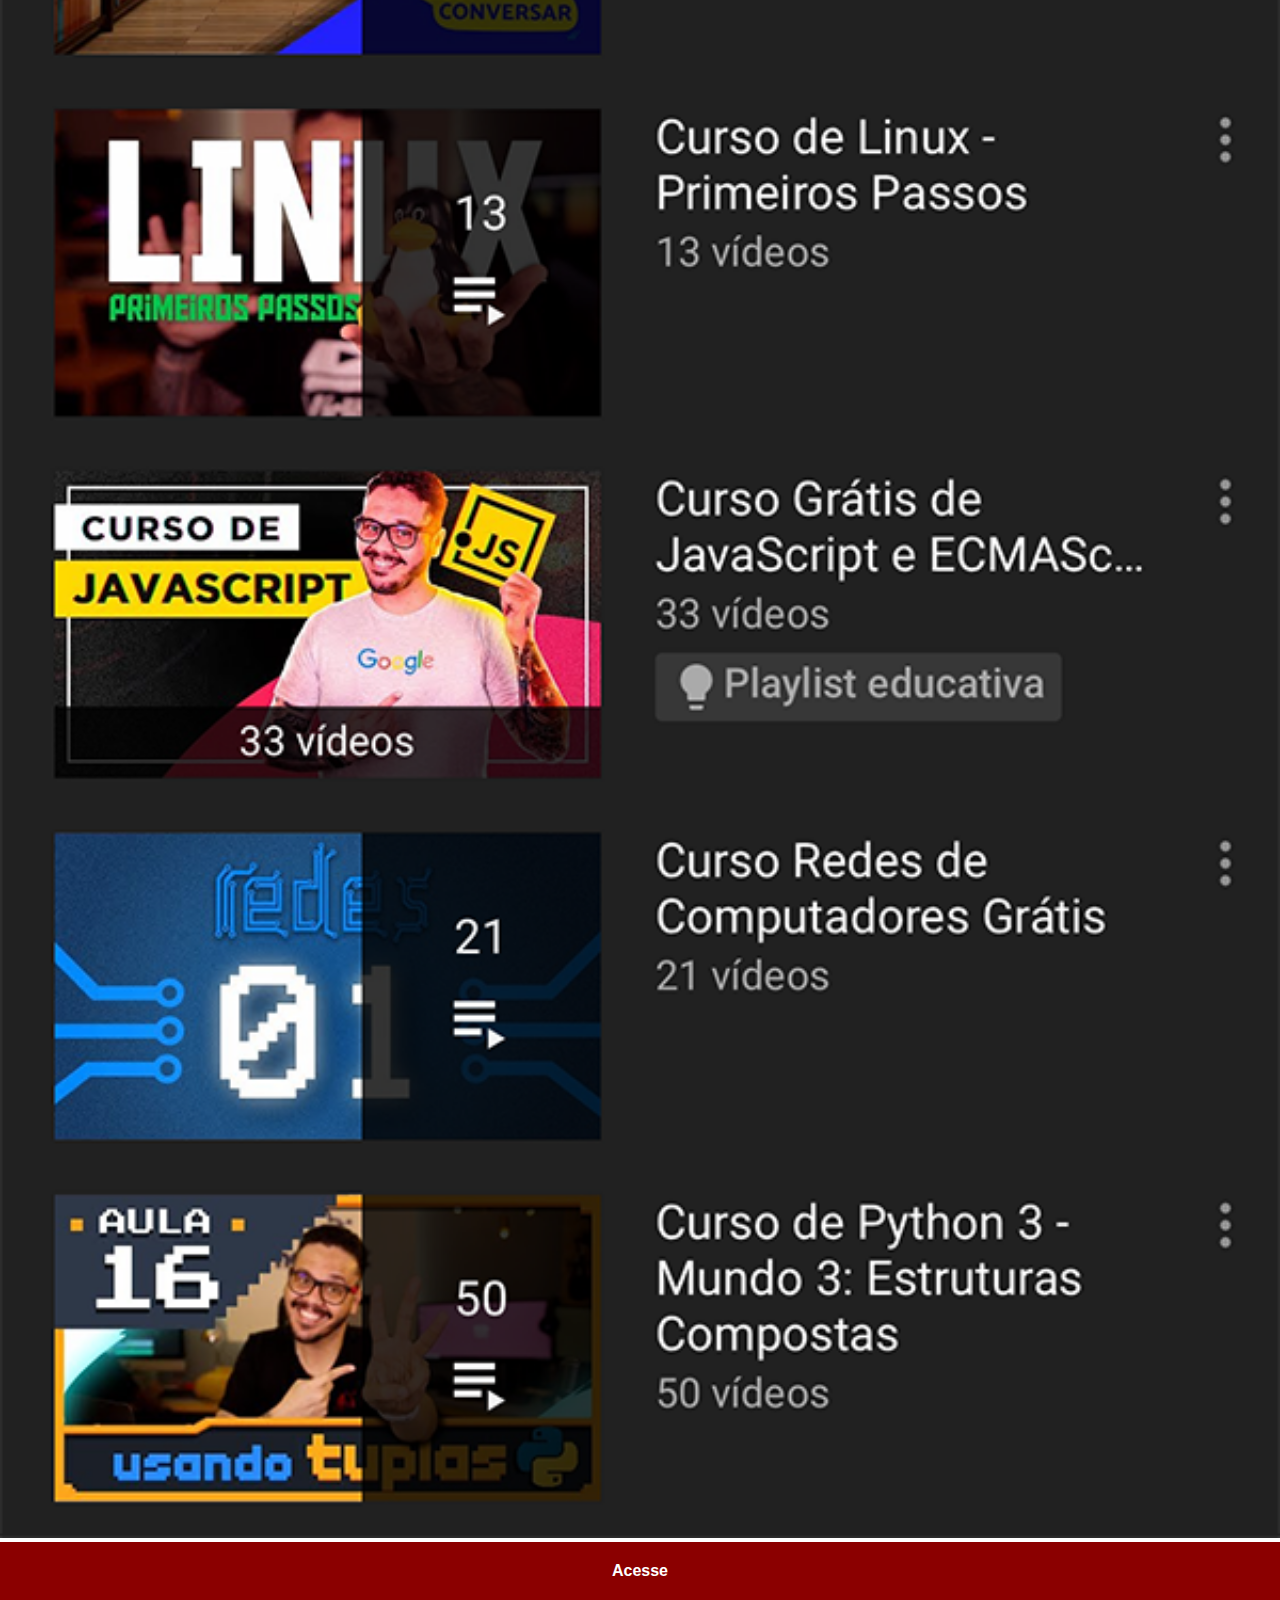
<file: youtube.html>
<!DOCTYPE html>
<html lang="pt-br">
<head>
    <meta charset="UTF-8">
    <meta name="viewport" content="width=device-width, initial-scale=1.0">
    <title>YouTube</title>
    <link rel="stylesheet" href="estilos/social.css">
</head>
<body>
    <img src="arquivos/pacote-d013/imagens/tela-youtube.png" alt="">
    <a href="https://www.youtube.com/c/CursoemV%C3%ADdeo" target="_blank">Acesse</a>
</body>
</html>
</file>
<file: estilos/style.css>
@charset "UTF-8";

* {
    margin: 0;
    padding: 0;
    font-family: Arial, Helvetica, sans-serif;
}

html, body {
    height: 100vh;
    width: 100vw;
    background-color: black;
}

body{
    background: url('../arquivos/pacote-d013/imagens/fundo-madeira.jpg') no-repeat;
    background-size: cover;
    background-attachment: fixed;
}

main{
    height: 100vh;
    position: relative;
   
}

section#telefone{
    position: absolute;
    top: 50%;
    left: 50%;
    transform: translate(-50%, -50%);
    
    height: 627px;
    width: 311px;
    background: url('../arquivos/pacote-d013/imagens/frame-iphone.png')
    no-repeat;
}

iframe#tela{
    position: relative;
    top: 80px;
    left: 22px;
    width: 267px;
    height: 471px;
}

section#redes-sociais{
    text-align: right;
}

section#redes-sociais img{
    width: 50px;
    margin: 10px;
    border-radius: 50%;
    box-shadow: 2px 2px 5px rgba(0, 0, 0, 0.400);
    box-sizing: border-box;

}

section#redes-sociais img:hover {
    border: 2px solid rgba(255, 255, 255, 0.637);
    transform: translate(-3px, -3px);
    box-shadow: 5px 5px 10px rgba(0, 0, 0, 0.608);
    transition: .5s;

}
</file>
<file: estilos/social.css>
@charset "UTF-8";

*{
    margin: 0px;
    padding: 0px;
    font-family: Arial, Helvetica, sans-serif;
}

::-webkit-scrollbar{
    width: 0px;
    height: 0px;
}

img{
    width: 100vw;
}

a{
    display: block;
    background-color: darkred;
    padding: 20px;
    text-align: center;
    font-weight: bolder;
    text-decoration: none;
    color: white;
}

a:hover{
    background-color: red;
}
</file>
